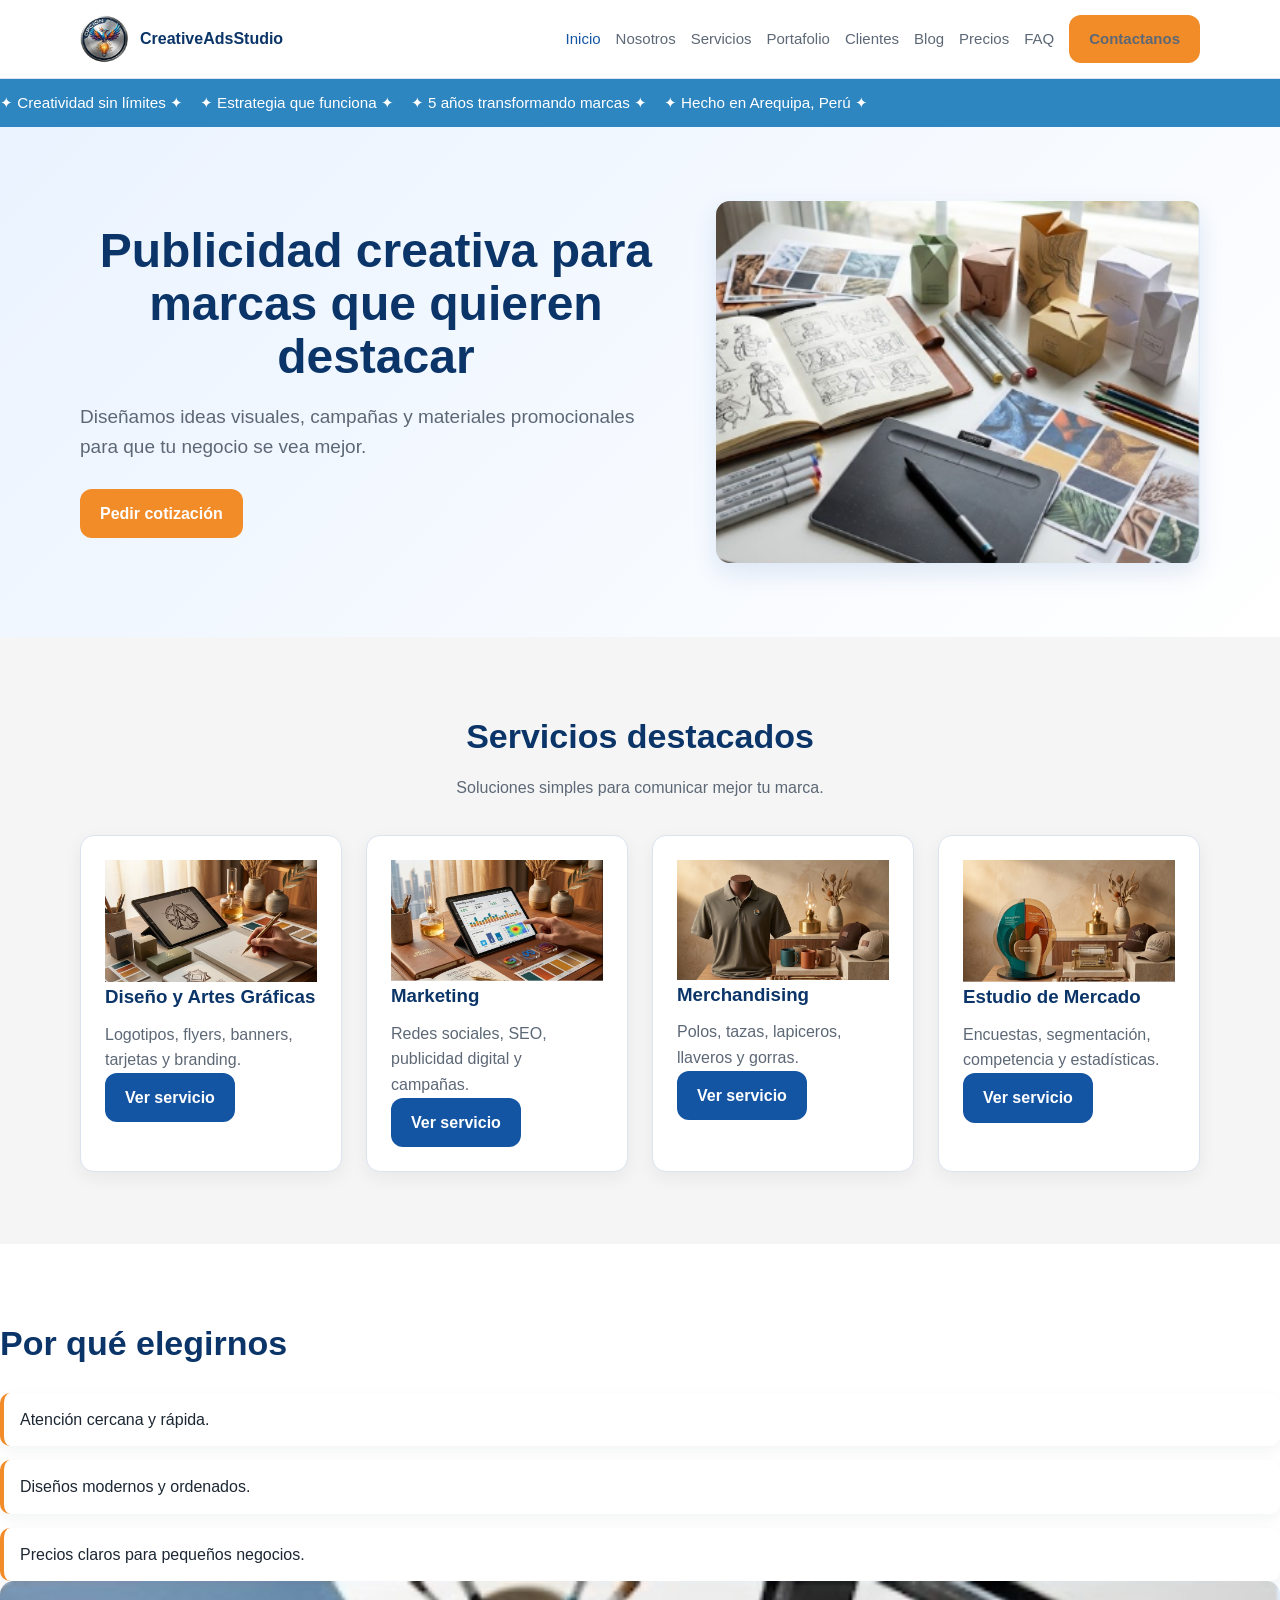
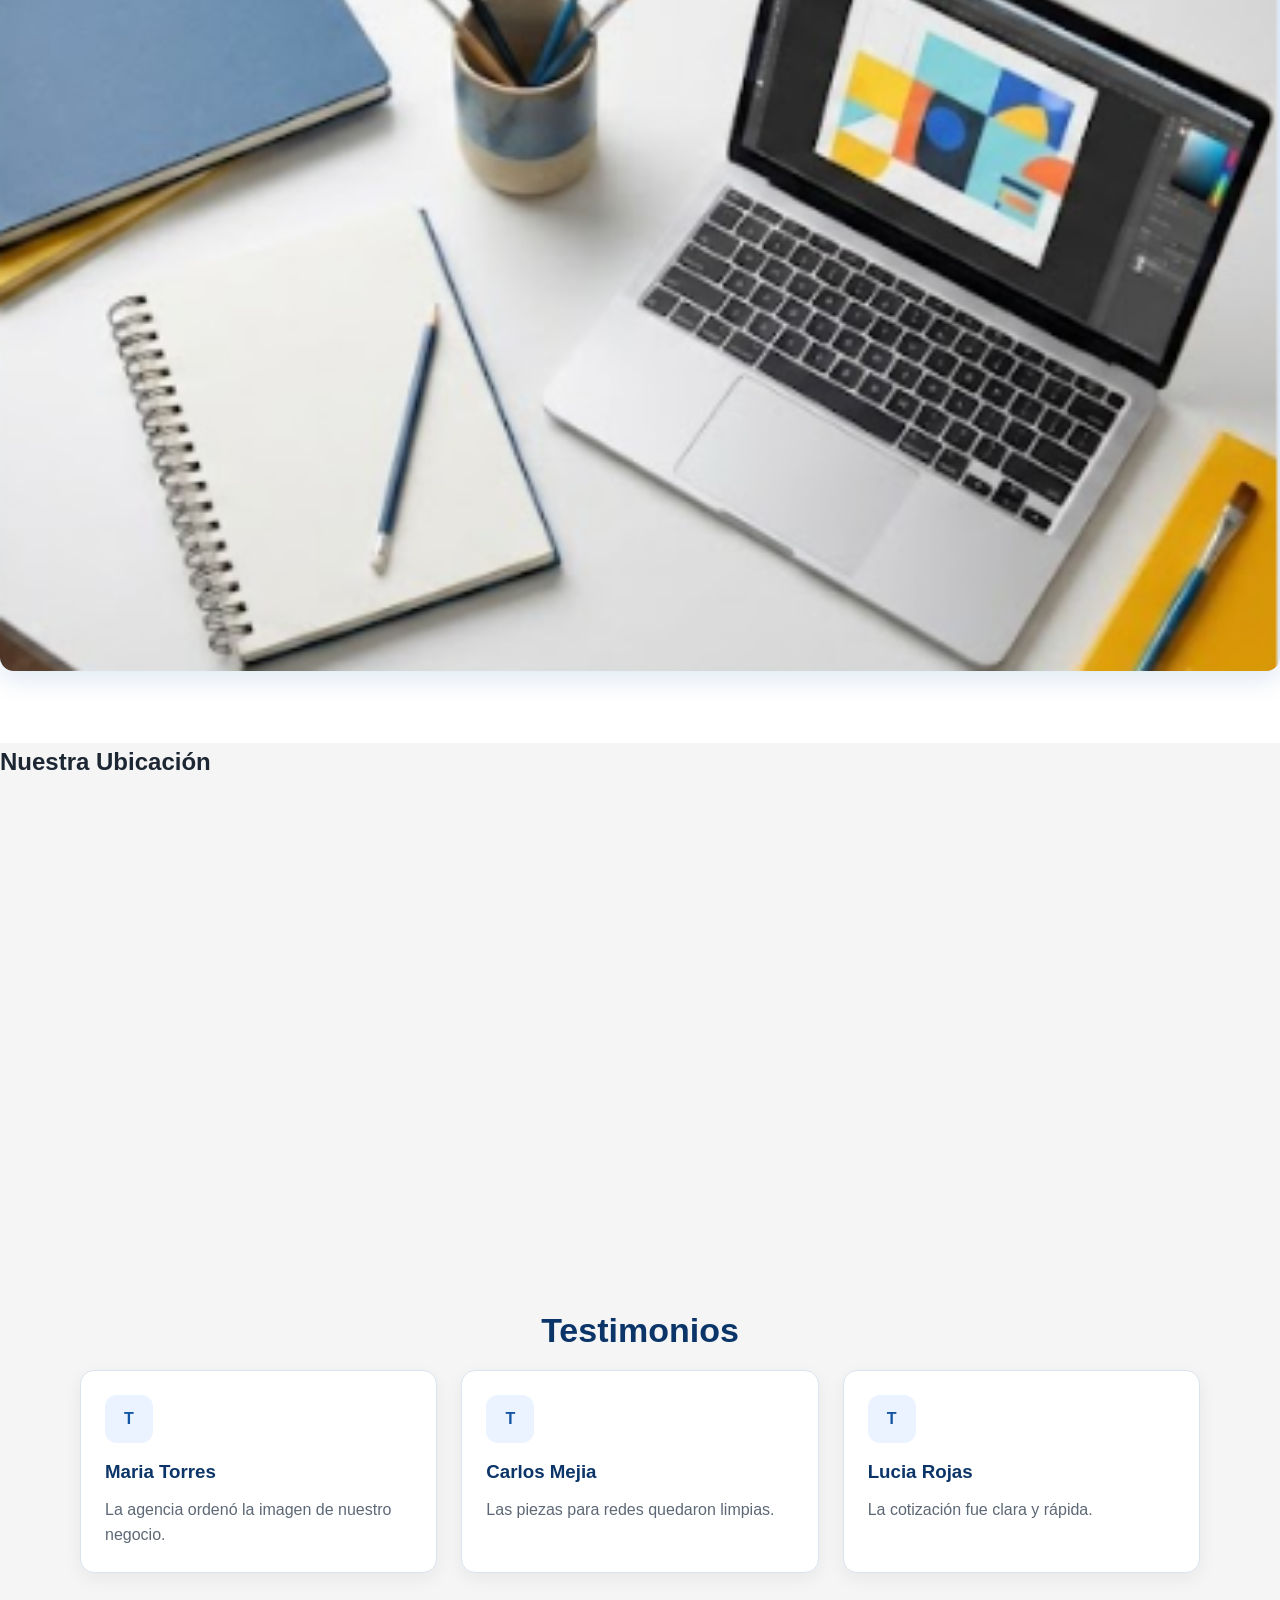
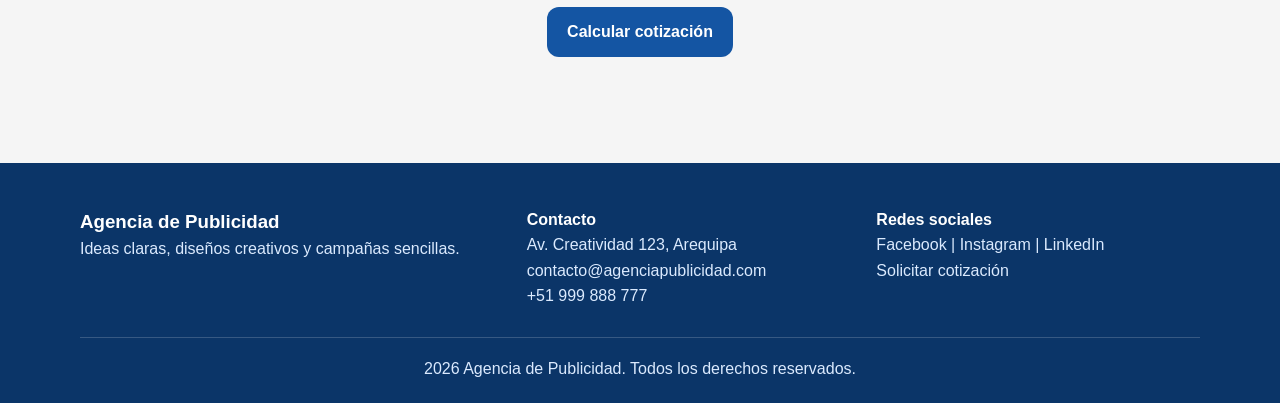
<file: index.html>
<!DOCTYPE html>
<html lang="es">
    <head>
        <meta charset="UTF-8">
        <meta name="viewport" content="width=device-width, initial-scale=1.0">
        <title>Inicio | Agencia de Publicidad</title>

        <!-- Hojas de estilo -->
        <link rel="stylesheet" href="css/estilos.css">
        <link rel="stylesheet" href="css/responsive.css">
    </head>

    <body>

        <!-- Encabezado y Navegación -->
        <header class="header">
            <div class="contenedor">
                <a class="marca" href="index.html">
                    <!-- Imagen sugerida: logo de la agencia -->
                    <img src="img/logo/logo.png" alt="Logo">
                    <span>CreativeAdsStudio </span>
                </a>

                <button class="menu-toggle" aria-label="Abrir menu" aria-expanded="false">
                    <span class="menu-toggle-barra"></span>
                    <span class="menu-toggle-barra"></span>
                    <span class="menu-toggle-barra"></span>
                </button>

                <nav class="nav">
                    <a href="index.html" class="activo">Inicio</a>
                    <a href="nosotros.html">Nosotros</a>
                    <a href="servicios.html">Servicios</a>
                    <a href="portafolio.html">Portafolio</a>
                    <a href="clientes.html">Clientes</a>
                    <a href="blog.html">Blog</a>
                    <a href="precios.html">Precios</a>
                    <a href="faq.html">FAQ</a>
                    <a class="btn btn-secundario" href="contacto.html">Contactanos</a>
                </nav>
            </div>
        </header>

        <div class="barra-marquee">
            <div class="marquee-contenido">
                ✦ Creatividad sin límites ✦ &nbsp;&nbsp;
                ✦ Estrategia que funciona ✦ &nbsp;&nbsp;
                ✦ 5 años transformando marcas ✦ &nbsp;&nbsp;
                ✦ Hecho en Arequipa, Perú ✦
            </div>
        </div>


        <main>

            <!-- Sección Hero -->
            <section class="hero">
                <div class="contenedor hero-grid">
                    <div>
                        <h1>Publicidad creativa para marcas que quieren destacar</h1>
                        <p>Diseñamos ideas visuales, campañas y materiales promocionales para que tu negocio se vea mejor.</p>
                        <a class="btn btn-secundario" href="cotizacion.html">Pedir cotización</a>
                    </div>
                    <div class="hero-imagen">
                        <!-- Imagen sugerida: equipo creativo -->
                        <img src="img/banners/inicio.png" alt="Equipo creativo">
                    </div>
                </div>
            </section>

            <!-- Sección de Servicios -->
            <section class="seccion">
                <div class="contenedor">
                    <h2 class="titulo-seccion">Servicios destacados</h2>
                    <p class="texto-seccion">Soluciones simples para comunicar mejor tu marca.</p>

                    <div class="grid-4">
                        <article class="card animar">
                            <img src="img/servicios/diseno.png" alt="Diseño Gráfico">
                            <h3>Diseño y Artes Gráficas</h3>
                            <p>Logotipos, flyers, banners, tarjetas y branding.</p>
                            <a class="btn" href="diseno.html">Ver servicio</a>
                        </article>
                        <article class="card animar">
                            <img src="img/servicios/marketing.png" alt="Marketing Digital">
                            <h3>Marketing</h3>
                            <p>Redes sociales, SEO, publicidad digital y campañas.</p>
                            <a class="btn" href="marketing.html">Ver servicio</a>
                        </article>
                        <article class="card animar">
                            <img src="img/servicios/merchandising.png" alt="Merchandising">
                            <h3>Merchandising</h3>
                            <p>Polos, tazas, lapiceros, llaveros y gorras.</p>
                            <a class="btn" href="merchandising.html">Ver servicio</a>
                        </article>
                        <article class="card animar">
                            <img src="img/servicios/estudio_mercado.png" alt="Estudio de Mercado">
                            <h3>Estudio de Mercado</h3>
                            <p>Encuestas, segmentación, competencia y estadísticas.</p>
                            <a class="btn" href="estudio-mercado.html">Ver servicio</a>
                        </article>
                    </div>
                </div>
            </section>

            <!-- Sección ¿Por qué elegirnos? -->
            <section class="seccion seccion-clara">
                <div c
                     
                     
                     
                     
                     
                     
                     
                     
                     
                     
                     
                     
                     
                     
                     
                     
                     
                     lass="contenedor grid-2">
                    <div>
                        <h2 class="titulo-seccion" style="text-align:left">Por qué elegirnos</h2>
                        <ul class="lista-check">
                            <li>Atención cercana y rápida.</li>
                            <li>Diseños modernos y ordenados.</li>
                            <li>Precios claros para pequeños negocios.</li>
                        </ul>
                    </div>
                    <div class="banner-imagen">
                        <!-- Imagen sugerida: mesa creativa -->
                        <img src="img/banners/creatividad.png" alt="Creatividad">
                    </div>
                </div>
            </section>

            <section class="mapa">
                <h2>Nuestra Ubicación</h2>

                <iframe
                    src="https://maps.google.com/maps?q=Arequipa,Peru&z=15&output=embed"
                    loading="lazy">
                </iframe>
            </section>

            <!-- Sección de Testimonios -->
            <section class="seccion">
                <div class="contenedor">
                    <h2 class="titulo-seccion">Testimonios</h2>
                    <div class="grid-3">
                        <article class="card animar">
                            <span class="icono">T</span>
                            <h3>Maria Torres</h3>
                            <p>La agencia ordenó la imagen de nuestro negocio.</p>
                        </article>
                        <article class="card animar">
                            <span class="icono">T</span>
                            <h3>Carlos Mejia</h3>
                            <p>Las piezas para redes quedaron limpias.</p>
                        </article>
                        <article class="card animar">
                            <span class="icono">T</span>
                            <h3>Lucia Rojas</h3>
                            <p>La cotización fue clara y rápida.</p>
                        </article>
                    </div>
                    <p class="texto-seccion" style="margin-top:34px">
                        <a class="btn" href="calculadora.html">Calcular cotización</a>
                    </p>
                </div>
            </section>
        </main>

        <!-- Pie de página -->
        <footer class="footer">
            <div class="contenedor">
                <div class="footer-grid">
                    <div>
                        <h3>Agencia de Publicidad</h3>
                        <p>Ideas claras, diseños creativos y campañas sencillas.</p>
                    </div>
                    <div>
                        <h4>Contacto</h4>
                        <p>Av. Creatividad 123, Arequipa</p>
                        <p>contacto@agenciapublicidad.com</p>
                        <p>+51 999 888 777</p>
                    </div>
                    <div>
                        <h4>Redes sociales</h4>
                        <p>Facebook | Instagram | LinkedIn</p>
                        <p><a href="cotizacion.html">Solicitar cotización</a></p>
                    </div>
                </div>
                <p class="footer-copy">2026 Agencia de Publicidad. Todos los derechos reservados.</p>
            </div>
        </footer>

        <!-- Scripts -->
        <script src="js/main.js"></script>
    </body>
</html>
</file>
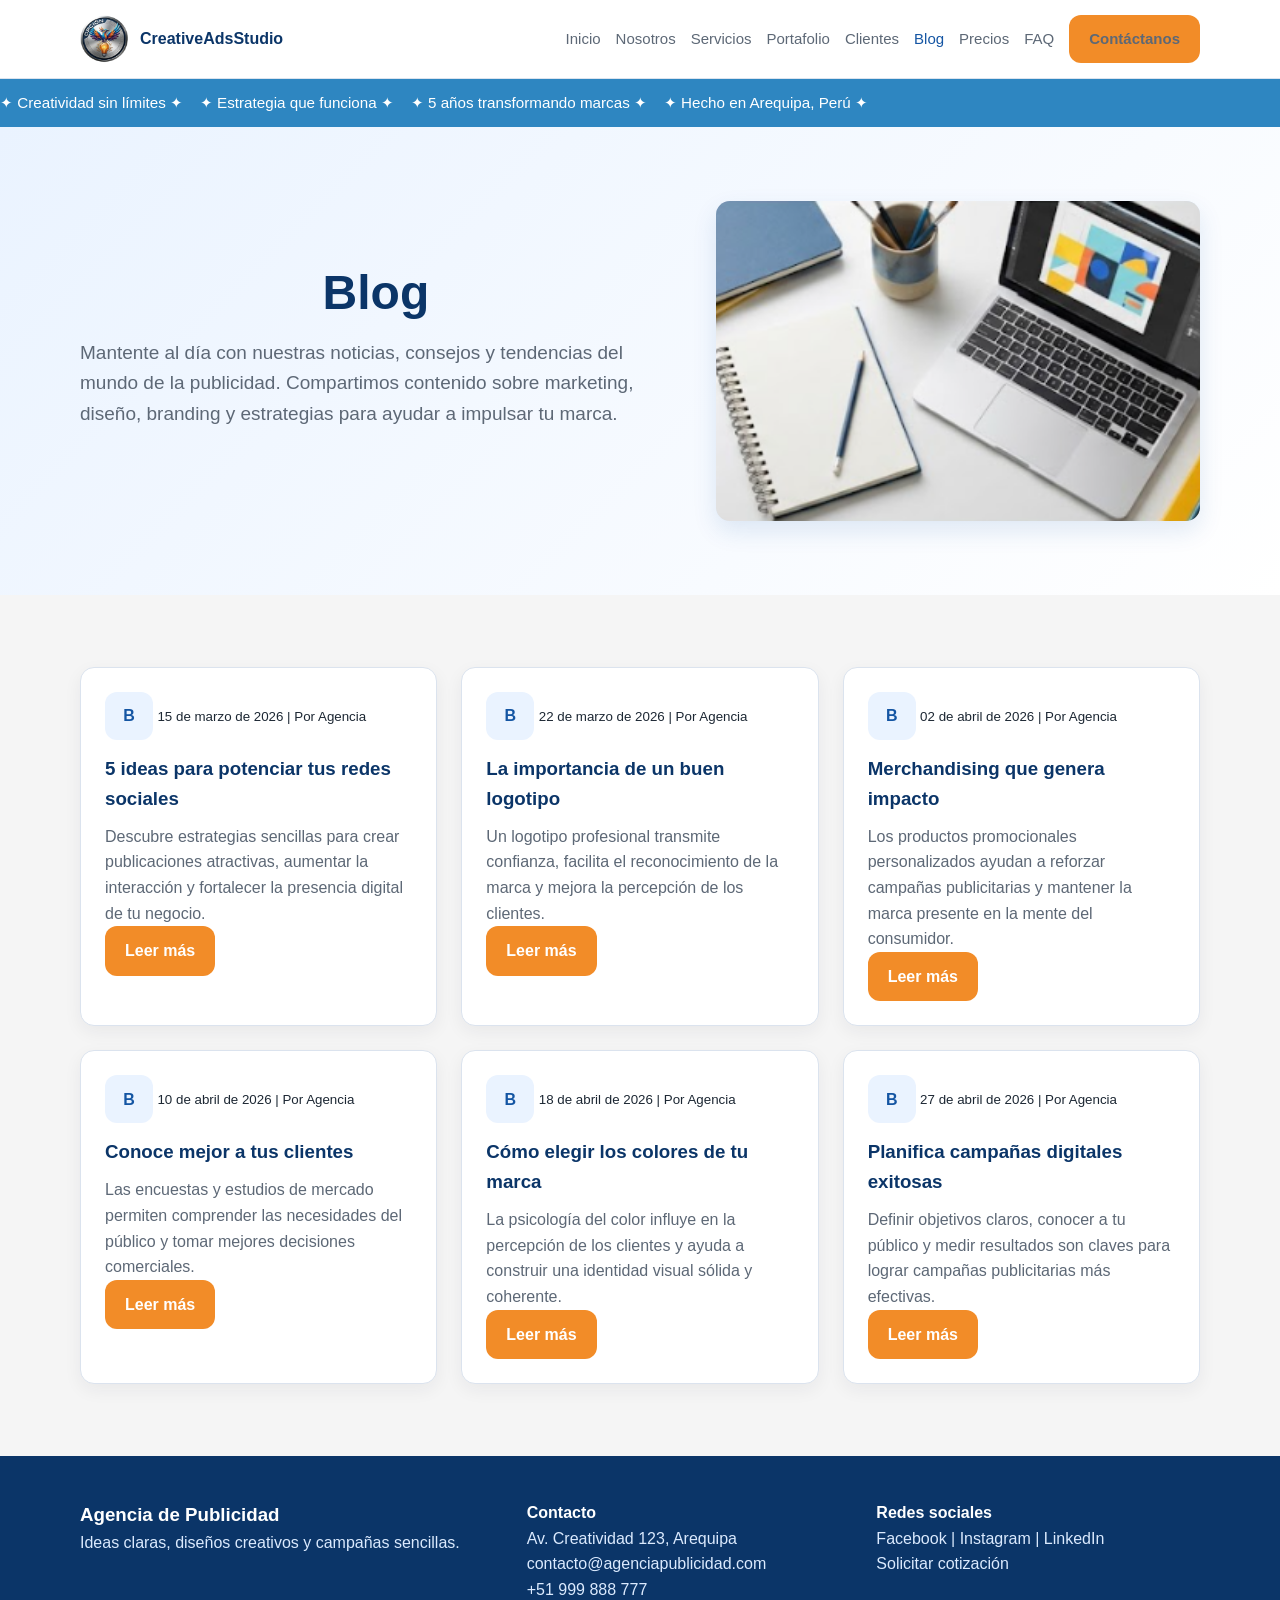
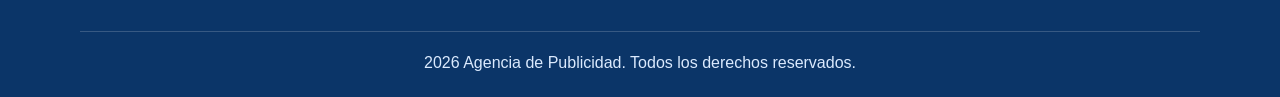
<file: blog.html>
<!DOCTYPE html>
<html lang="es">
    <head>
        <meta charset="UTF-8">
        <meta name="viewport" content="width=device-width, initial-scale=1.0">
        <title>Blog | Agencia de Publicidad</title>
        <link rel="stylesheet" href="css/estilos.css">
        <link rel="stylesheet" href="css/responsive.css">
    </head>

    <body>

        <header class="header">
            <div class="contenedor">
                <a class="marca" href="index.html">
                    <img src="img/logo/logo.png" alt="Logo">
                    <span>CreativeAdsStudio </span>
                </a>
                <button class="menu-toggle" aria-label="Abrir menu" aria-expanded="false">
                    <span class="menu-toggle-barra"></span>
                    <span class="menu-toggle-barra"></span>
                    <span class="menu-toggle-barra"></span>
                </button>
                <nav class="nav">
                    <a href="index.html">Inicio</a>
                    <a href="nosotros.html">Nosotros</a>
                    <a href="servicios.html">Servicios</a>
                    <a href="portafolio.html">Portafolio</a>
                    <a href="clientes.html">Clientes</a>
                    <a href="blog.html" class="activo">Blog</a>
                    <a href="precios.html">Precios</a>
                    <a href="faq.html">FAQ</a>
                    <a class="btn btn-secundario" href="contacto.html">Contáctanos</a>
                </nav>
            </div>
        </header>

        <div class="barra-marquee">
            <div class="marquee-contenido">
                ✦ Creatividad sin límites ✦ &nbsp;&nbsp;
                ✦ Estrategia que funciona ✦ &nbsp;&nbsp;
                ✦ 5 años transformando marcas ✦ &nbsp;&nbsp;
                ✦ Hecho en Arequipa, Perú ✦
            </div>
        </div>

        
        <section class="hero">
            <div class="contenedor hero-grid">
                <div>
                    <h1>Blog</h1>
                    <p>
                        Mantente al día con nuestras noticias, consejos y tendencias del mundo de la publicidad. 
                        Compartimos contenido sobre marketing, diseño, branding y estrategias para ayudar a impulsar tu marca.
                    </p>
                </div>

                <div class="hero-imagen">
                    <img src="img/banners/creatividad.png" alt="Blog">
                </div>
            </div>
        </section>

        <main>
            <section class="seccion">
                <div class="contenedor grid-3">

                    <article class="card animar">
                        <span class="icono">B</span>
                        <small>15 de marzo de 2026 | Por Agencia</small>
                        <h3>5 ideas para potenciar tus redes sociales</h3>
                        <p>Descubre estrategias sencillas para crear publicaciones atractivas, aumentar la interacción y fortalecer la presencia digital de tu negocio.</p>
                        <a href="#" class="btn btn-secundario">Leer más</a>
                    </article>

                    <article class="card animar">
                        <span class="icono">B</span>
                        <small>22 de marzo de 2026 | Por Agencia</small>
                        <h3>La importancia de un buen logotipo</h3>
                        <p>Un logotipo profesional transmite confianza, facilita el reconocimiento de la marca y mejora la percepción de los clientes.</p>
                        <a href="#" class="btn btn-secundario">Leer más</a>
                    </article>

                    <article class="card animar">
                        <span class="icono">B</span>
                        <small>02 de abril de 2026 | Por Agencia</small>
                        <h3>Merchandising que genera impacto</h3>
                        <p>Los productos promocionales personalizados ayudan a reforzar campañas publicitarias y mantener la marca presente en la mente del consumidor.</p>
                        <a href="#" class="btn btn-secundario">Leer más</a>
                    </article>

                    <article class="card animar">
                        <span class="icono">B</span>
                        <small>10 de abril de 2026 | Por Agencia</small>
                        <h3>Conoce mejor a tus clientes</h3>
                        <p>Las encuestas y estudios de mercado permiten comprender las necesidades del público y tomar mejores decisiones comerciales.</p>
                        <a href="#" class="btn btn-secundario">Leer más</a>
                    </article>

                    <article class="card animar">
                        <span class="icono">B</span>
                        <small>18 de abril de 2026 | Por Agencia</small>
                        <h3>Cómo elegir los colores de tu marca</h3>
                        <p>La psicología del color influye en la percepción de los clientes y ayuda a construir una identidad visual sólida y coherente.</p>
                        <a href="#" class="btn btn-secundario">Leer más</a>
                    </article>

                    <article class="card animar">
                        <span class="icono">B</span>
                        <small>27 de abril de 2026 | Por Agencia</small>
                        <h3>Planifica campañas digitales exitosas</h3>
                        <p>Definir objetivos claros, conocer a tu público y medir resultados son claves para lograr campañas publicitarias más efectivas.</p>
                        <a href="#" class="btn btn-secundario">Leer más</a>
                    </article>

                </div>
            </section>
        </main>

        <footer class="footer">
            <div class="contenedor">
                <div class="footer-grid">
                    <div>
                        <h3>Agencia de Publicidad</h3>
                        <p>Ideas claras, diseños creativos y campañas sencillas.</p>
                    </div>
                    <div>
                        <h4>Contacto</h4>
                        <p>Av. Creatividad 123, Arequipa</p>
                        <p>contacto@agenciapublicidad.com</p>
                        <p>+51 999 888 777</p>
                    </div>
                    <div>
                        <h4>Redes sociales</h4>
                        <p>Facebook | Instagram | LinkedIn</p>
                        <p><a href="cotizacion.html">Solicitar cotización</a></p>
                    </div>
                </div>
                <p class="footer-copy">2026 Agencia de Publicidad. Todos los derechos reservados.</p>
            </div>
        </footer>

        <script src="js/main.js"></script>
    </body>
</html>
</file>
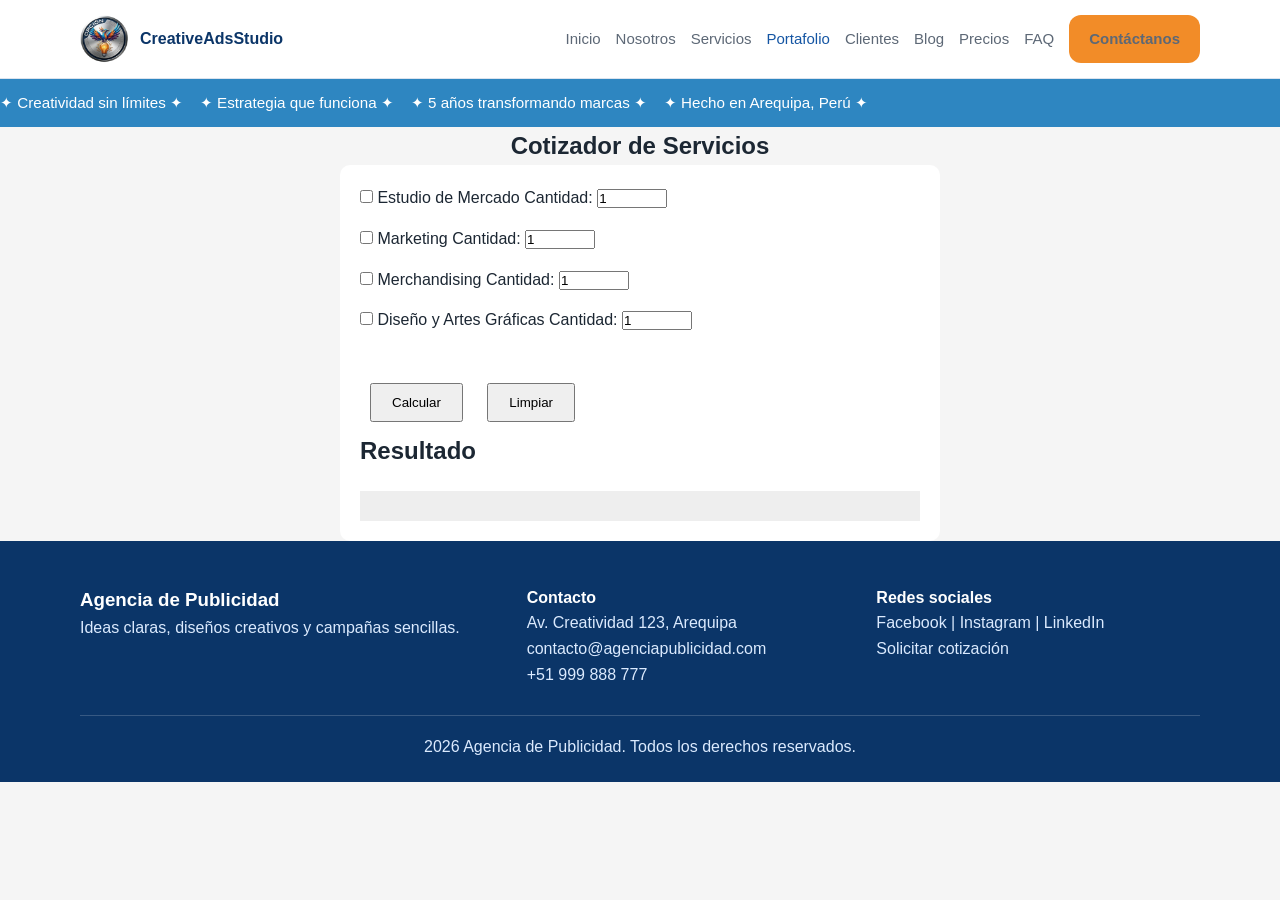
<file: calculadora.html>
<!DOCTYPE html>
<html lang="es">
    <head>
        <meta charset="UTF-8">
        <meta name="viewport" content="width=device-width, initial-scale=1.0">
        <title>Portafolio | Agencia de Publicidad</title>
        <link rel="stylesheet" href="css/estilos.css">
        
        <link rel="stylesheet" href="css/responsive.css">
    </head>

    <body>

        <!-- Header -->
        <header class="header">
            <div class="contenedor">
                <a class="marca" href="index.html">
                    <img src="img/logo/logo.png" alt="Logo">
                    <span>CreativeAdsStudio </span>
                </a>
                <button class="menu-toggle" aria-label="Abrir menu" aria-expanded="false">
                    <span class="menu-toggle-barra"></span>
                    <span class="menu-toggle-barra"></span>
                    <span class="menu-toggle-barra"></span>
                </button>
                <nav class="nav">
                    <a href="index.html">Inicio</a>
                    <a href="nosotros.html">Nosotros</a>
                    <a href="servicios.html">Servicios</a>
                    <a href="portafolio.html" class="activo">Portafolio</a>
                    <a href="clientes.html">Clientes</a>
                    <a href="blog.html">Blog</a>
                    <a href="precios.html">Precios</a>
                    <a href="faq.html">FAQ</a>
                    <a class="btn btn-secundario" href="contacto.html">Contáctanos</a>
                </nav>
            </div>
        </header>

        <div class="barra-marquee">
            <div class="marquee-contenido">
                ✦ Creatividad sin límites ✦ &nbsp;&nbsp;
                ✦ Estrategia que funciona ✦ &nbsp;&nbsp;
                ✦ 5 años transformando marcas ✦ &nbsp;&nbsp;
                ✦ Hecho en Arequipa, Perú ✦
            </div>
        </div>

        
        <section>
            <h1 class="h1_calculadora">Cotizador de Servicios</h1>

            <div class="contenedor2">

                <div class="servicio">
                    <label>
                        <input type="checkbox" class="servicioCheck">
                        Estudio de Mercado
                    </label>
                    Cantidad:
                    <input type="number" class="cantidad" min="1" value="1">
                </div>

                <div class="servicio">
                    <label>
                        <input type="checkbox" class="servicioCheck">
                        Marketing
                    </label>
                    Cantidad:
                    <input type="number" class="cantidad" min="1" value="1">
                </div>

                <div class="servicio">
                    <label>
                        <input type="checkbox" class="servicioCheck">
                        Merchandising
                    </label>
                    Cantidad:
                    <input type="number" class="cantidad" min="1" value="1">
                </div>

                <div class="servicio">
                    <label>
                        <input type="checkbox" class="servicioCheck">
                        Diseño y Artes Gráficas
                    </label>
                    Cantidad:
                    <input type="number" class="cantidad" min="1" value="1">
                </div>

                <br>

                <button onclick="calcularCotizacion()">Calcular</button>
                <button onclick="limpiarFormulario()">Limpiar</button>

                <h2>Resultado</h2>

                <div id="resultado"></div>

            </div>

            <script src="js/script.js"></script>

        </section>


        <!-- Footer -->
        <footer class="footer">
            <div class="contenedor">
                <div class="footer-grid">
                    <div>
                        <h3>Agencia de Publicidad</h3>
                        <p>Ideas claras, diseños creativos y campañas sencillas.</p>
                    </div>
                    <div>
                        <h4>Contacto</h4>
                        <p>Av. Creatividad 123, Arequipa</p>
                        <p>contacto@agenciapublicidad.com</p>
                        <p>+51 999 888 777</p>
                    </div>
                    <div>
                        <h4>Redes sociales</h4>
                        <p>Facebook | Instagram | LinkedIn</p>
                        <p><a href="cotizacion.html">Solicitar cotización</a></p>
                    </div>
                </div>
                <p class="footer-copy">2026 Agencia de Publicidad. Todos los derechos reservados.</p>
            </div>
        </footer>

        <script src="js/main.js"></script>
    </body>
</html>
</file>
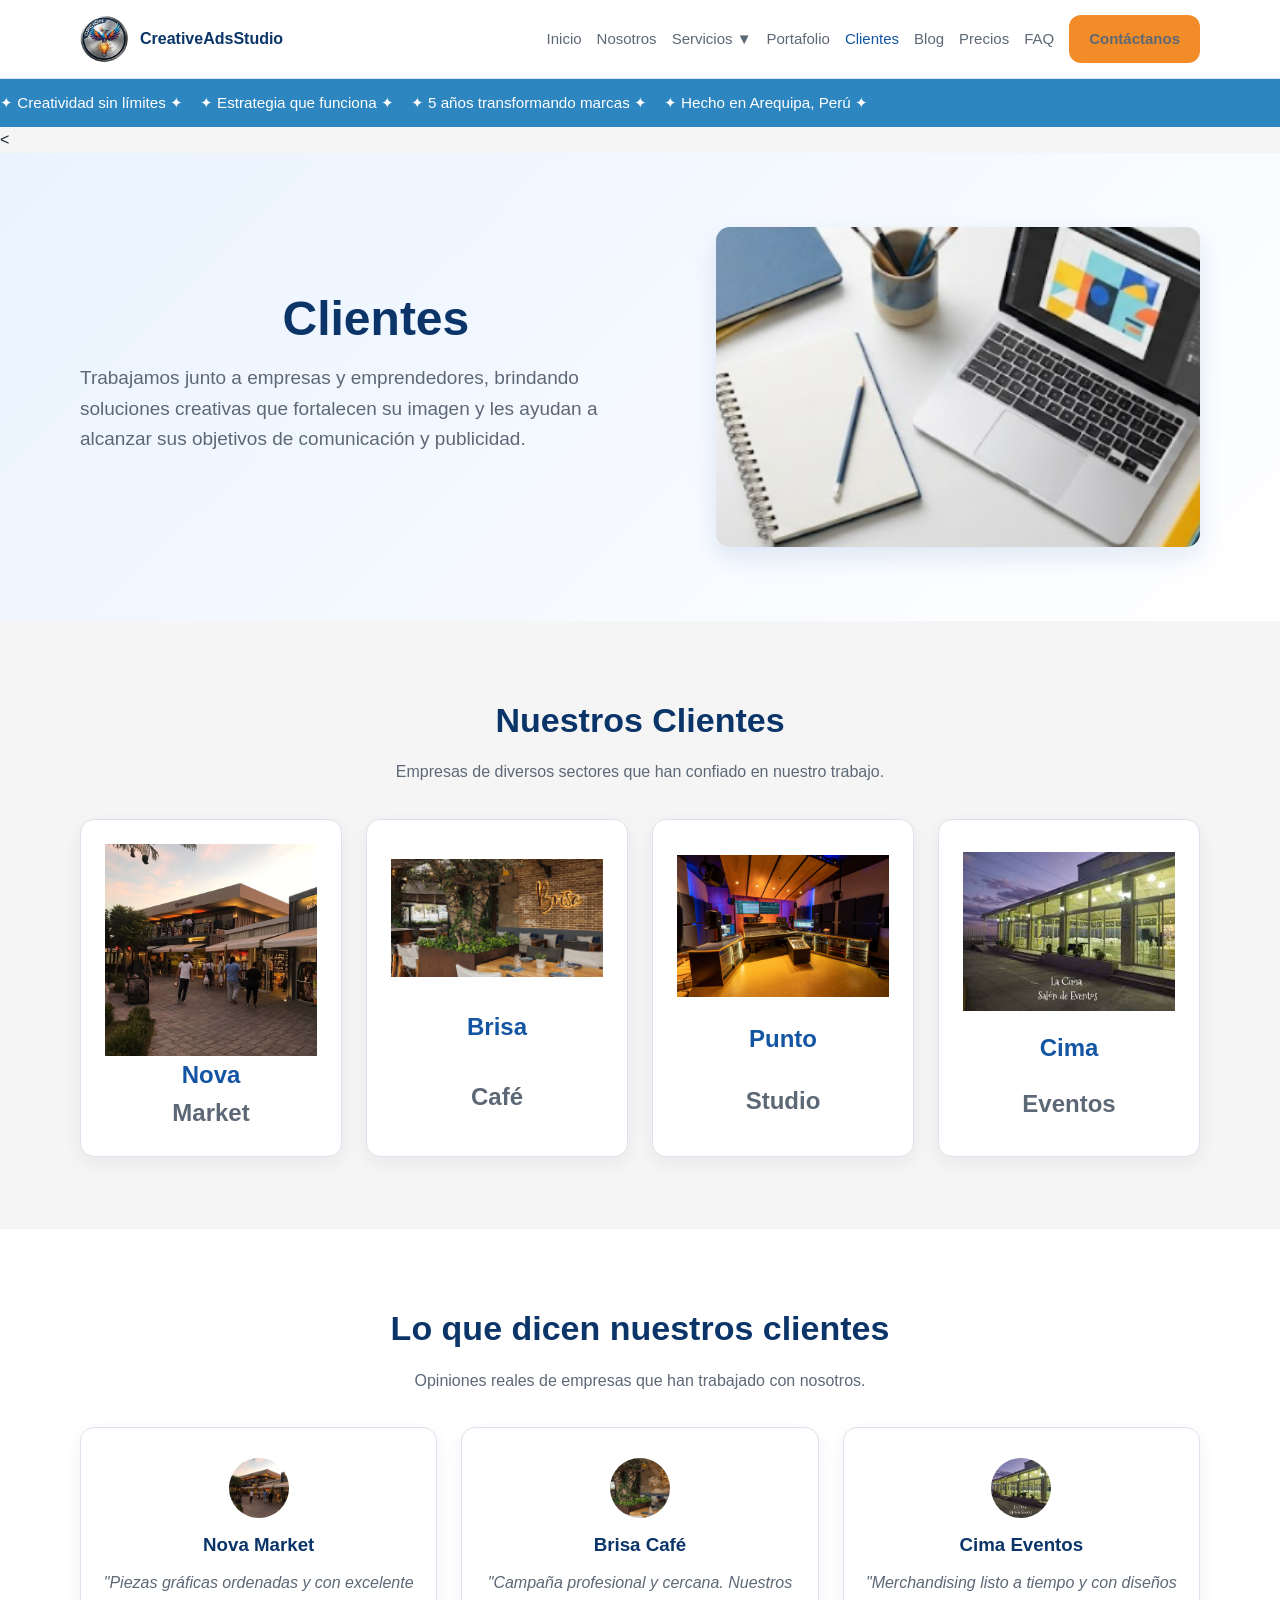
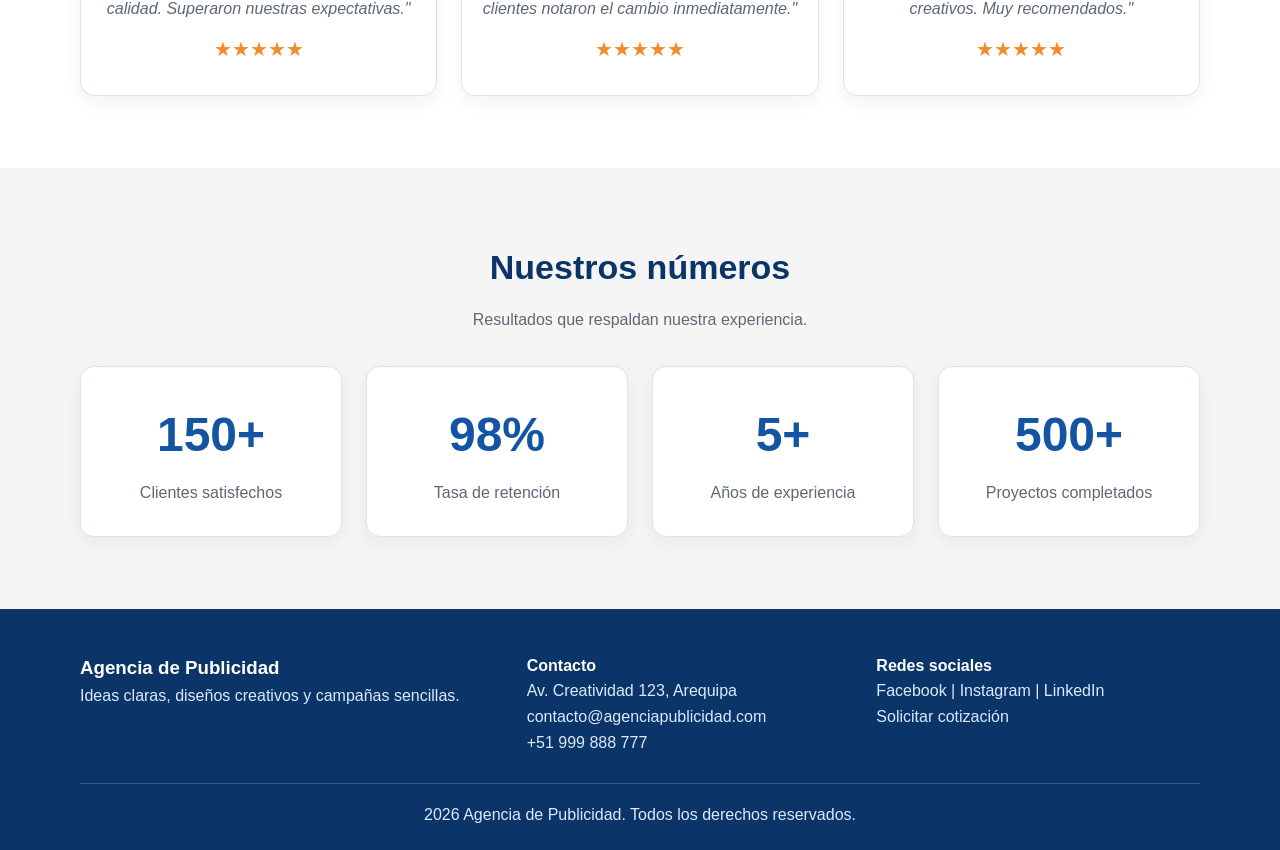
<file: clientes.html>
<!DOCTYPE html>
<html lang="es">
    <head>
        <meta charset="UTF-8">
        <meta name="viewport" content="width=device-width, initial-scale=1.0">
        <title>Clientes | Agencia de Publicidad</title>
        <link rel="stylesheet" href="css/estilos.css">
        <link rel="stylesheet" href="css/responsive.css">
    </head>

    <body>

        <header class="header">
            <div class="contenedor">
                <a class="marca" href="index.html">
                    <img src="img/logo/logo.png" alt="Logo">
                    <span>CreativeAdsStudio </span>
                </a>
                <button class="menu-toggle" aria-label="Abrir menu" aria-expanded="false">
                    <span class="menu-toggle-barra"></span>
                    <span class="menu-toggle-barra"></span>
                    <span class="menu-toggle-barra"></span>
                </button>
                <nav class="nav">
                    <a href="index.html">Inicio</a>
                    <a href="nosotros.html">Nosotros</a>

                    <!-- Menú desplegable de Servicios -->
                    <div class="dropdown">
                        <a href="servicios.html" class="dropdown-toggle">Servicios ▼</a>
                        <ul class="dropdown-menu">
                            <li><a href="diseno.html">Diseño y Artes Gráficas</a></li>
                            <li><a href="marketing.html">Marketing</a></li>
                            <li><a href="merchandising.html">Merchandising</a></li>
                            <li><a href="estudio-mercado.html">Estudio de Mercado</a></li>
                        </ul>
                    </div>

                    <a href="portafolio.html">Portafolio</a>
                    <a href="clientes.html" class="activo">Clientes</a>
                    <a href="blog.html">Blog</a>
                    <a href="precios.html">Precios</a>
                    <a href="faq.html">FAQ</a>
                    <a class="btn btn-secundario" href="contacto.html">Contáctanos</a>
                </nav>
            </div>
        </header>

        <div class="barra-marquee">
            <div class="marquee-contenido">
                ✦ Creatividad sin límites ✦ &nbsp;&nbsp;
                ✦ Estrategia que funciona ✦ &nbsp;&nbsp;
                ✦ 5 años transformando marcas ✦ &nbsp;&nbsp;
                ✦ Hecho en Arequipa, Perú ✦
            </div>
        </div>

        
        <<section class="hero">
            <div class="contenedor hero-grid">
                <div>
                    <h1>Clientes</h1>
                    <p>
                        Trabajamos junto a empresas y emprendedores, brindando soluciones creativas que fortalecen su imagen y les ayudan a alcanzar sus objetivos de comunicación y publicidad.
                    </p>
                </div>

                <div class="hero-imagen">
                    <img src="img/banners/creatividad.png" alt="Clientes">
                </div>
            </div>
        </section>

        <main>
            <!-- Sección de Clientes -->
            <section class="seccion">
                <div class="contenedor">
                    <h2 class="titulo-seccion">Nuestros Clientes</h2>
                    <p class="texto-seccion">Empresas de diversos sectores que han confiado en nuestro trabajo.</p>
                    <div class="grid-4">
                        <div class="card logo-cliente">
                            <img src="img/clientes/novamarket.png" alt="Nova Market">
                            <span class="nombre">Nova</span>
                            <p class="subtitulo">Market</p>
                        </div>
                        <div class="card logo-cliente">
                            <img src="img/clientes/brisa.png" alt="Brisa Café">
                            <span class="nombre">Brisa</span>
                            <p class="subtitulo">Café</p>
                        </div>
                        <div class="card logo-cliente">
                            <img src="img/clientes/studio.png" alt="Punto Studio">
                            <span class="nombre">Punto</span>
                            <p class="subtitulo">Studio</p>
                        </div>
                        <div class="card logo-cliente">
                            <img src="img/clientes/cima.png" alt="Cima Eventos">
                            <span class="nombre">Cima</span>
                            <p class="subtitulo">Eventos</p>
                        </div>
                    </div>
                </div>
            </section>

            <!-- Sección de Opiniones -->
            <section class="seccion seccion-clara">
                <div class="contenedor">
                    <h2 class="titulo-seccion">Lo que dicen nuestros clientes</h2>
                    <p class="texto-seccion">Opiniones reales de empresas que han trabajado con nosotros.</p>
                    <div class="grid-3">
                        <article class="card animar opinion-card">
                            <img src="img/clientes/novamarket.png" alt="Nova Market" class="avatar">
                            <h3>Nova Market</h3>
                            <p class="texto">"Piezas gráficas ordenadas y con excelente calidad. Superaron nuestras expectativas."</p>
                            <p class="estrellas">★★★★★</p>
                        </article>
                        <article class="card animar opinion-card">
                            <img src="img/clientes/brisa.png" alt="Brisa Café" class="avatar">
                            <h3>Brisa Café</h3>
                            <p class="texto">"Campaña profesional y cercana. Nuestros clientes notaron el cambio inmediatamente."</p>
                            <p class="estrellas">★★★★★</p>
                        </article>
                        <article class="card animar opinion-card">
                            <img src="img/clientes/cima.png" alt="Cima Eventos" class="avatar">
                            <h3>Cima Eventos</h3>
                            <p class="texto">"Merchandising listo a tiempo y con diseños creativos. Muy recomendados."</p>
                            <p class="estrellas">★★★★★</p>
                        </article>
                    </div>
                </div>
            </section>

            <!-- Sección de Estadísticas -->
            <section class="seccion">
                <div class="contenedor">
                    <h2 class="titulo-seccion">Nuestros números</h2>
                    <p class="texto-seccion">Resultados que respaldan nuestra experiencia.</p>
                    <div class="grid-4">
                        <div class="card stat-card">
                            <span class="numero">150+</span>
                            <p class="descripcion">Clientes satisfechos</p>
                        </div>
                        <div class="card stat-card">
                            <span class="numero">98%</span>
                            <p class="descripcion">Tasa de retención</p>
                        </div>
                        <div class="card stat-card">
                            <span class="numero">5+</span>
                            <p class="descripcion">Años de experiencia</p>
                        </div>
                        <div class="card stat-card">
                            <span class="numero">500+</span>
                            <p class="descripcion">Proyectos completados</p>
                        </div>
                    </div>
                </div>
            </section>
        </main>

        <footer class="footer">
            <div class="contenedor">
                <div class="footer-grid">
                    <div>
                        <h3>Agencia de Publicidad</h3>
                        <p>Ideas claras, diseños creativos y campañas sencillas.</p>
                    </div>
                    <div>
                        <h4>Contacto</h4>
                        <p>Av. Creatividad 123, Arequipa</p>
                        <p>contacto@agenciapublicidad.com</p>
                        <p>+51 999 888 777</p>
                    </div>
                    <div>
                        <h4>Redes sociales</h4>
                        <p>Facebook | Instagram | LinkedIn</p>
                        <p><a href="cotizacion.html">Solicitar cotización</a></p>
                    </div>
                </div>
                <p class="footer-copy">2026 Agencia de Publicidad. Todos los derechos reservados.</p>
            </div>
        </footer>

        <script src="js/main.js"></script>
    </body>
</html>
</file>
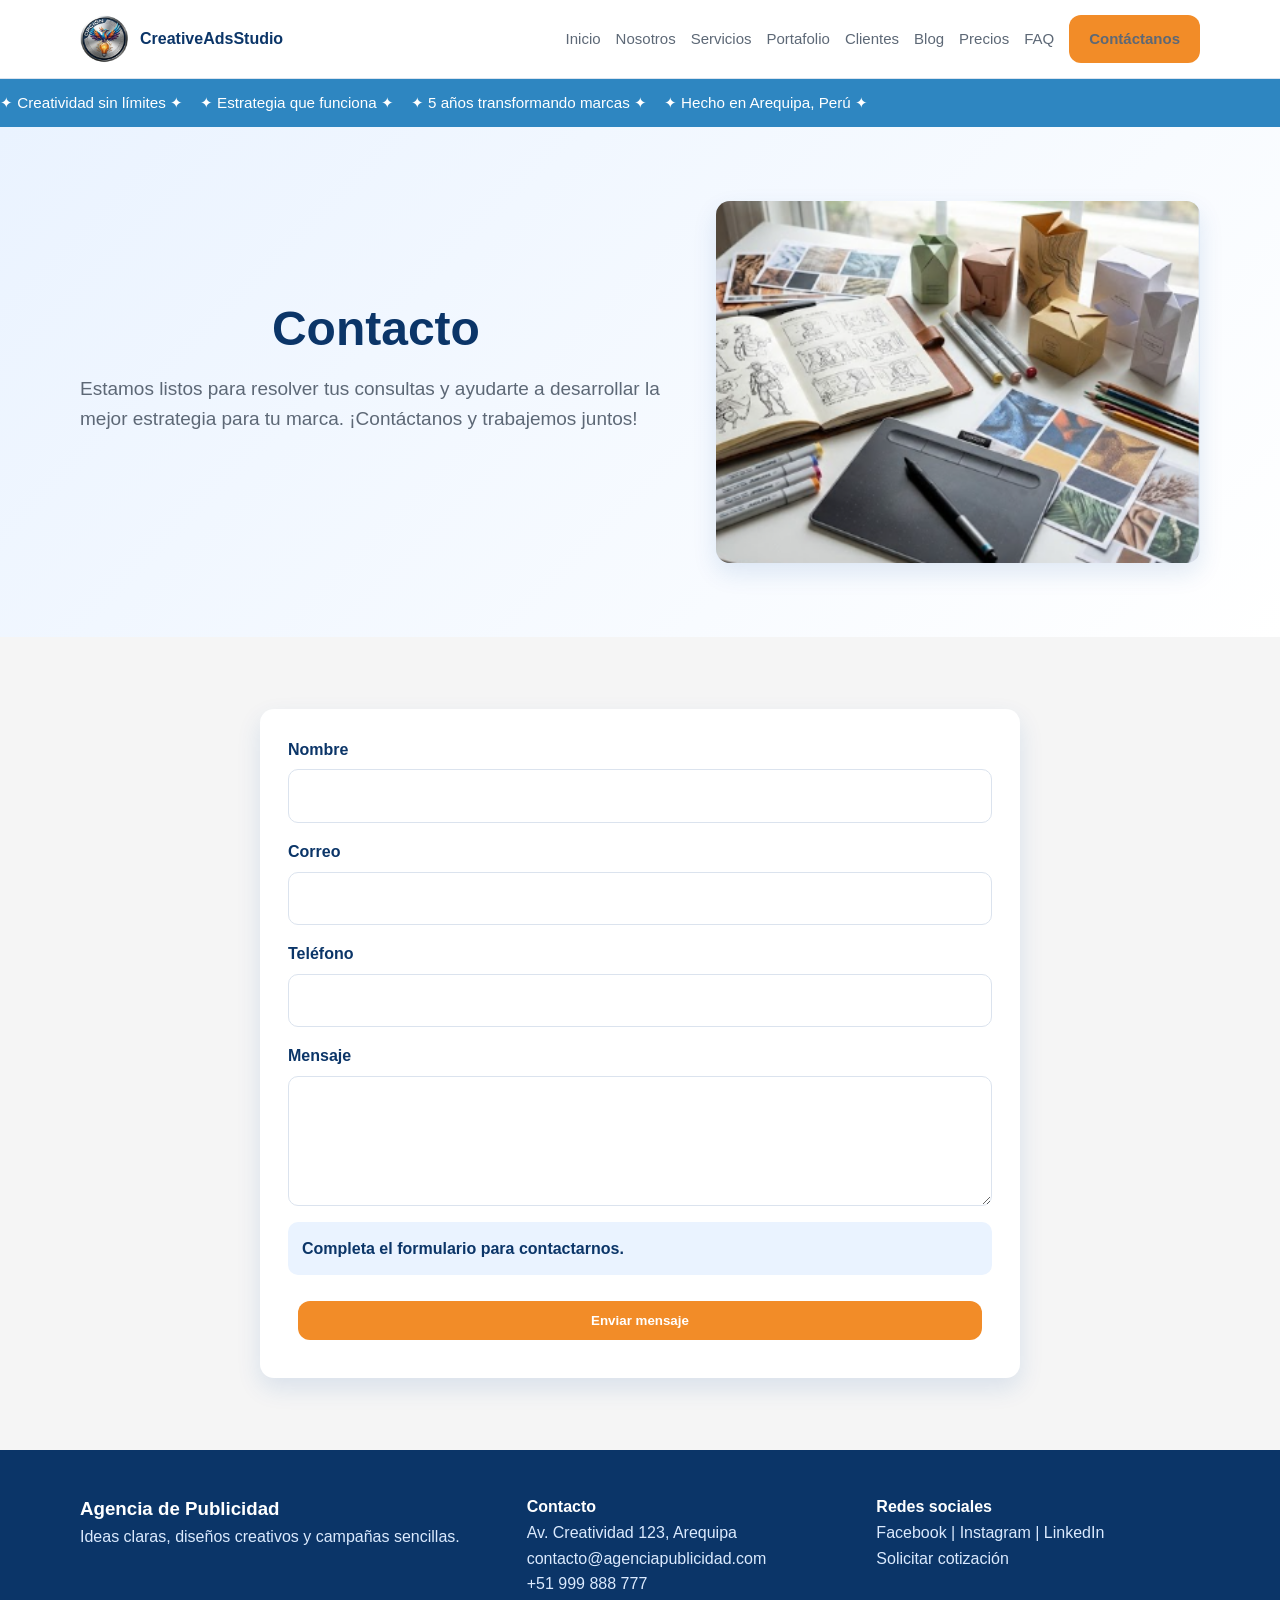
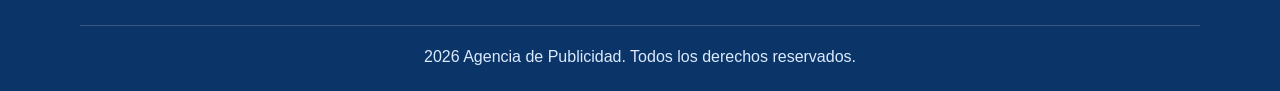
<file: contacto.html>
<!DOCTYPE html>
<html lang="es">
    <head>
        <meta charset="UTF-8">
        <meta name="viewport" content="width=device-width, initial-scale=1.0">
        <title>Contacto | Agencia de Publicidad</title>
        <link rel="stylesheet" href="css/estilos.css">
        <link rel="stylesheet" href="css/responsive.css">
    </head>

    <body>

        <header class="header">
            <div class="contenedor">
                <a class="marca" href="index.html">
                    <img src="img/logo/logo.png" alt="Logo">
                   <span>CreativeAdsStudio </span>
                </a>
                <button class="menu-toggle" aria-label="Abrir menu" aria-expanded="false">
                    <span class="menu-toggle-barra"></span>
                    <span class="menu-toggle-barra"></span>
                    <span class="menu-toggle-barra"></span>
                </button>
                <nav class="nav">
                    <a href="index.html">Inicio</a>
                    <a href="nosotros.html">Nosotros</a>
                    <a href="servicios.html">Servicios</a>
                    <a href="portafolio.html">Portafolio</a>
                    <a href="clientes.html">Clientes</a>
                    <a href="blog.html">Blog</a>
                    <a href="precios.html">Precios</a>
                    <a href="faq.html">FAQ</a>
                    <a class="btn btn-secundario" href="contacto.html">Contáctanos</a>
                </nav>
            </div>
        </header>

        <div class="barra-marquee">
            <div class="marquee-contenido">
                ✦ Creatividad sin límites ✦ &nbsp;&nbsp;
                ✦ Estrategia que funciona ✦ &nbsp;&nbsp;
                ✦ 5 años transformando marcas ✦ &nbsp;&nbsp;
                ✦ Hecho en Arequipa, Perú ✦
            </div>
        </div>

        
        <section class="hero">
            <div class="contenedor hero-grid">
                <div>
                    <h1>Contacto</h1>
                    <p>
                        Estamos listos para resolver tus consultas y ayudarte a desarrollar la mejor estrategia para tu marca. ¡Contáctanos y trabajemos juntos!
                    </p>
                </div>

                <div class="hero-imagen">
                    <img src="img/banners/inicio.png" alt="Contacto">
                </div>
            </div>
        </section>
        <main>
            <section class="seccion">
                <div class="contenedor">
                    <form class="formulario" id="formulario-contacto">

                        <div class="campo">
                            <label for="nombre">Nombre</label>
                            <input id="nombre" type="text" required>
                        </div>

                        <div class="campo">
                            <label for="correo">Correo</label>
                            <input id="correo" type="email" required>
                        </div>

                        <div class="campo">
                            <label for="telefono">Teléfono</label>
                            <input id="telefono" type="tel" required>
                        </div>

                        <div class="campo">
                            <label for="mensaje">Mensaje</label>
                            <textarea id="mensaje" required></textarea>
                        </div>

                        <p class="mensaje-formulario" id="mensaje-formulario">Completa el formulario para contactarnos.</p>

                        <button class="btn btn-secundario" type="submit">Enviar mensaje</button>
                    </form>
                </div>
            </section>
        </main>

        <footer class="footer">
            <div class="contenedor">
                <div class="footer-grid">
                    <div>
                        <h3>Agencia de Publicidad</h3>
                        <p>Ideas claras, diseños creativos y campañas sencillas.</p>
                    </div>
                    <div>
                        <h4>Contacto</h4>
                        <p>Av. Creatividad 123, Arequipa</p>
                        <p>contacto@agenciapublicidad.com</p>
                        <p>+51 999 888 777</p>
                    </div>
                    <div>
                        <h4>Redes sociales</h4>
                        <p>Facebook | Instagram | LinkedIn</p>
                        <p><a href="cotizacion.html">Solicitar cotización</a></p>
                    </div>
                </div>
                <p class="footer-copy">2026 Agencia de Publicidad. Todos los derechos reservados.</p>
            </div>
        </footer>

        <script src="js/main.js"></script>
        <script src="js/formulario.js"></script>
    </body>
</html>
</file>
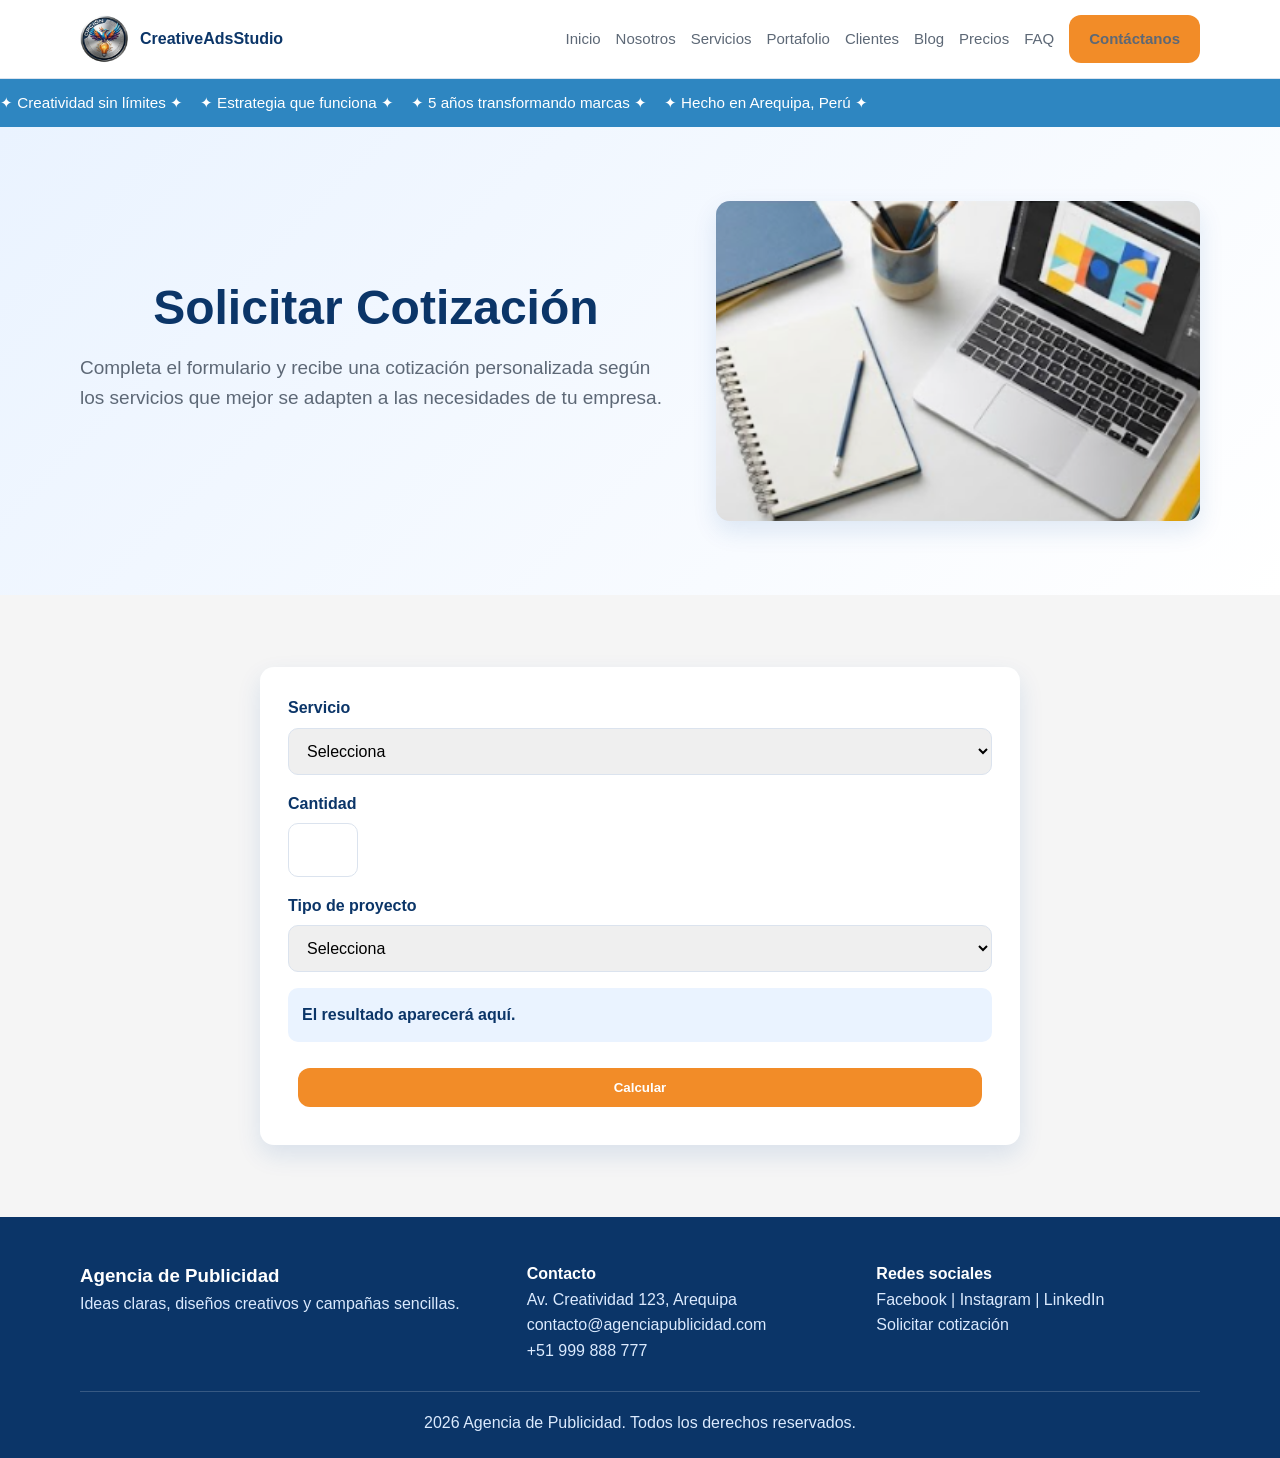
<file: cotizacion.html>
<!DOCTYPE html>
<html lang="es">
    <head>
        <meta charset="UTF-8">
        <meta name="viewport" content="width=device-width, initial-scale=1.0">
        <title>Cotización | Agencia de Publicidad</title>
        <link rel="stylesheet" href="css/estilos.css">
        <link rel="stylesheet" href="css/responsive.css">
    </head>

    <body>

        <header class="header">
            <div class="contenedor">
                <a class="marca" href="index.html">
                    <img src="img/logo/logo.png" alt="Logo">
                    <span>CreativeAdsStudio </span>
                </a>
                <button class="menu-toggle" aria-label="Abrir menu" aria-expanded="false">
                    <span class="menu-toggle-barra"></span>
                    <span class="menu-toggle-barra"></span>
                    <span class="menu-toggle-barra"></span>
                </button>
                <nav class="nav">
                    <a href="index.html">Inicio</a>
                    <a href="nosotros.html">Nosotros</a>
                    <a href="servicios.html">Servicios</a>
                    <a href="portafolio.html">Portafolio</a>
                    <a href="clientes.html">Clientes</a>
                    <a href="blog.html">Blog</a>
                    <a href="precios.html">Precios</a>
                    <a href="faq.html">FAQ</a>
                    <a class="btn btn-secundario" href="contacto.html">Contáctanos</a>
                </nav>
            </div>
        </header>

        <div class="barra-marquee">
            <div class="marquee-contenido">
                ✦ Creatividad sin límites ✦ &nbsp;&nbsp;
                ✦ Estrategia que funciona ✦ &nbsp;&nbsp;
                ✦ 5 años transformando marcas ✦ &nbsp;&nbsp;
                ✦ Hecho en Arequipa, Perú ✦
            </div>
        </div>

        
        <section class="hero">
            <div class="contenedor hero-grid">
                <div>
                    <h1>Solicitar Cotización</h1>
                    <p>
                        Completa el formulario y recibe una cotización personalizada según los servicios que mejor se adapten a las necesidades de tu empresa.
                    </p>
                </div>

                <div class="hero-imagen">
                    <img src="img/banners/creatividad.png" alt="Solicitar Cotización">
                </div>
            </div>
        </section>

        <main>
            <section class="seccion">
                <div class="contenedor">
                    <form class="formulario" id="formulario-cotizacion">

                        <div class="campo">
                            <label for="servicio">Servicio</label>
                            <select id="servicio" required>
                                <option value="">Selecciona</option>
                                <option value="diseno">Diseño</option>
                                <option value="marketing">Marketing</option>
                                <option value="merchandising">Merchandising</option>
                                <option value="mercado">Estudio de Mercado</option>
                            </select>
                        </div>

                        <div class="campo">
                            <label for="cantidad">Cantidad</label>
                            <input id="cantidad" type="number" min="1" required>
                        </div>

                        <div class="campo">
                            <label for="tipo">Tipo de proyecto</label>
                            <select id="tipo" required>
                                <option value="">Selecciona</option>
                                <option value="simple">Simple</option>
                                <option value="medio">Medio</option>
                                <option value="completo">Completo</option>
                            </select>
                        </div>

                        <p class="resultado-cotizacion" id="resultado-cotizacion">El resultado aparecerá aquí.</p>

                        <button class="btn btn-secundario" type="submit">Calcular</button>
                    </form>
                </div>
            </section>
        </main>

        <footer class="footer">
            <div class="contenedor">
                <div class="footer-grid">
                    <div>
                        <h3>Agencia de Publicidad</h3>
                        <p>Ideas claras, diseños creativos y campañas sencillas.</p>
                    </div>
                    <div>
                        <h4>Contacto</h4>
                        <p>Av. Creatividad 123, Arequipa</p>
                        <p>contacto@agenciapublicidad.com</p>
                        <p>+51 999 888 777</p>
                    </div>
                    <div>
                        <h4>Redes sociales</h4>
                        <p>Facebook | Instagram | LinkedIn</p>
                        <p><a href="cotizacion.html">Solicitar cotización</a></p>
                    </div>
                </div>
                <p class="footer-copy">2026 Agencia de Publicidad. Todos los derechos reservados.</p>
            </div>
        </footer>

        <script src="js/main.js"></script>
        <script src="js/formulario.js"></script>
    </body>
</html>
</file>
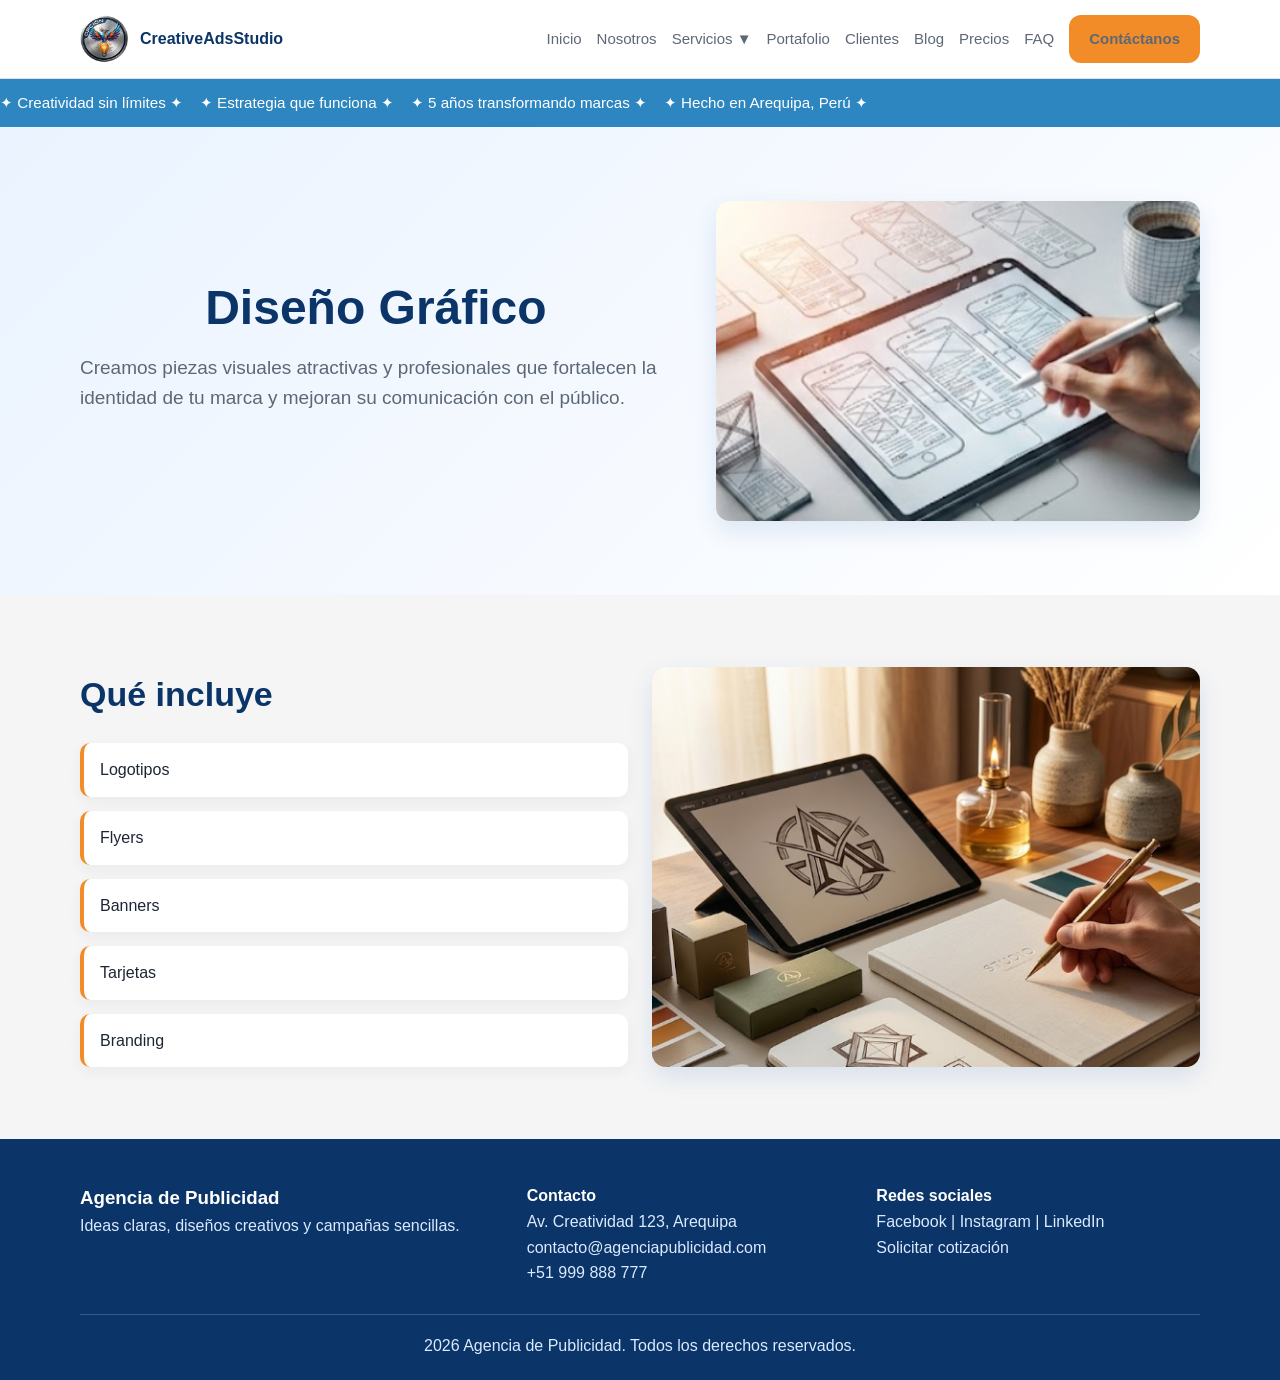
<file: diseno.html>
<!DOCTYPE html>
<html lang="es">
    <head>
        <meta charset="UTF-8">
        <meta name="viewport" content="width=device-width, initial-scale=1.0">
        <title>Diseño y Artes Gráficas | Agencia de Publicidad</title>
        <link rel="stylesheet" href="css/estilos.css">
        <link rel="stylesheet" href="css/responsive.css">
    </head>

    <body>

        <!-- Header -->
        <header class="header">
            <div class="contenedor">
                <a class="marca" href="index.html">
                    <img src="img/logo/logo.png" alt="Logo">
                    <span>CreativeAdsStudio </span>
                </a>
                <button class="menu-toggle" aria-label="Abrir menu" aria-expanded="false">
                    <span class="menu-toggle-barra"></span>
                    <span class="menu-toggle-barra"></span>
                    <span class="menu-toggle-barra"></span>
                </button>
                <nav class="nav">
                    <a href="index.html">Inicio</a>
                    <a href="nosotros.html">Nosotros</a>

                    <!-- Menú desplegable de Servicios -->
                    <div class="dropdown">
                        <a href="servicios.html" class="dropdown-toggle">Servicios ▼</a>
                        <ul class="dropdown-menu">
                            <li><a href="diseno.html" class="activo">Diseño y Artes Gráficas</a></li>
                            <li><a href="marketing.html">Marketing</a></li>
                            <li><a href="merchandising.html">Merchandising</a></li>
                            <li><a href="estudio-mercado.html">Estudio de Mercado</a></li>
                        </ul>
                    </div>

                    <a href="portafolio.html">Portafolio</a>
                    <a href="clientes.html">Clientes</a>
                    <a href="blog.html">Blog</a>
                    <a href="precios.html">Precios</a>
                    <a href="faq.html">FAQ</a>
                    <a class="btn btn-secundario" href="contacto.html">Contáctanos</a>
                </nav>
            </div>
        </header>

        <div class="barra-marquee">
            <div class="marquee-contenido">
                ✦ Creatividad sin límites ✦ &nbsp;&nbsp;
                ✦ Estrategia que funciona ✦ &nbsp;&nbsp;
                ✦ 5 años transformando marcas ✦ &nbsp;&nbsp;
                ✦ Hecho en Arequipa, Perú ✦
            </div>
        </div>

        
        <section class="hero">
            <div class="contenedor hero-grid">
                <div>
                    <h1>Diseño Gráfico</h1>
                    <p>
                        Creamos piezas visuales atractivas y profesionales que fortalecen la identidad de tu marca y mejoran su comunicación con el público.
                    </p>
                </div>

                <div class="hero-imagen">
                    <img src="img/servicios/diseno2.png" alt="Diseño Gráfico">
                </div>
            </div>
        </section>

        <main>
            <!-- Sección de Detalles del Servicio -->
            <section class="seccion">
                <div class="contenedor grid-2">
                    <div>
                        <h2 class="titulo-seccion" style="text-align:left">Qué incluye</h2>
                        <ul class="lista-check">
                            <li>Logotipos</li>
                            <li>Flyers</li>
                            <li>Banners</li>
                            <li>Tarjetas</li>
                            <li>Branding</li>
                        </ul>
                    </div>

                    <div class="banner-imagen">
                        <img src="img/servicios/diseno.png" alt="Diseño y Artes Gráficas">
                    </div>
                </div>
            </section>
        </main>

        <!-- Footer -->
        <footer class="footer">
            <div class="contenedor">
                <div class="footer-grid">
                    <div>
                        <h3>Agencia de Publicidad</h3>
                        <p>Ideas claras, diseños creativos y campañas sencillas.</p>
                    </div>
                    <div>
                        <h4>Contacto</h4>
                        <p>Av. Creatividad 123, Arequipa</p>
                        <p>contacto@agenciapublicidad.com</p>
                        <p>+51 999 888 777</p>
                    </div>
                    <div>
                        <h4>Redes sociales</h4>
                        <p>Facebook | Instagram | LinkedIn</p>
                        <p><a href="cotizacion.html">Solicitar cotización</a></p>
                    </div>
                </div>
                <p class="footer-copy">2026 Agencia de Publicidad. Todos los derechos reservados.</p>
            </div>
        </footer>

        <script src="js/main.js"></script>
    </body>
</html>
</file>
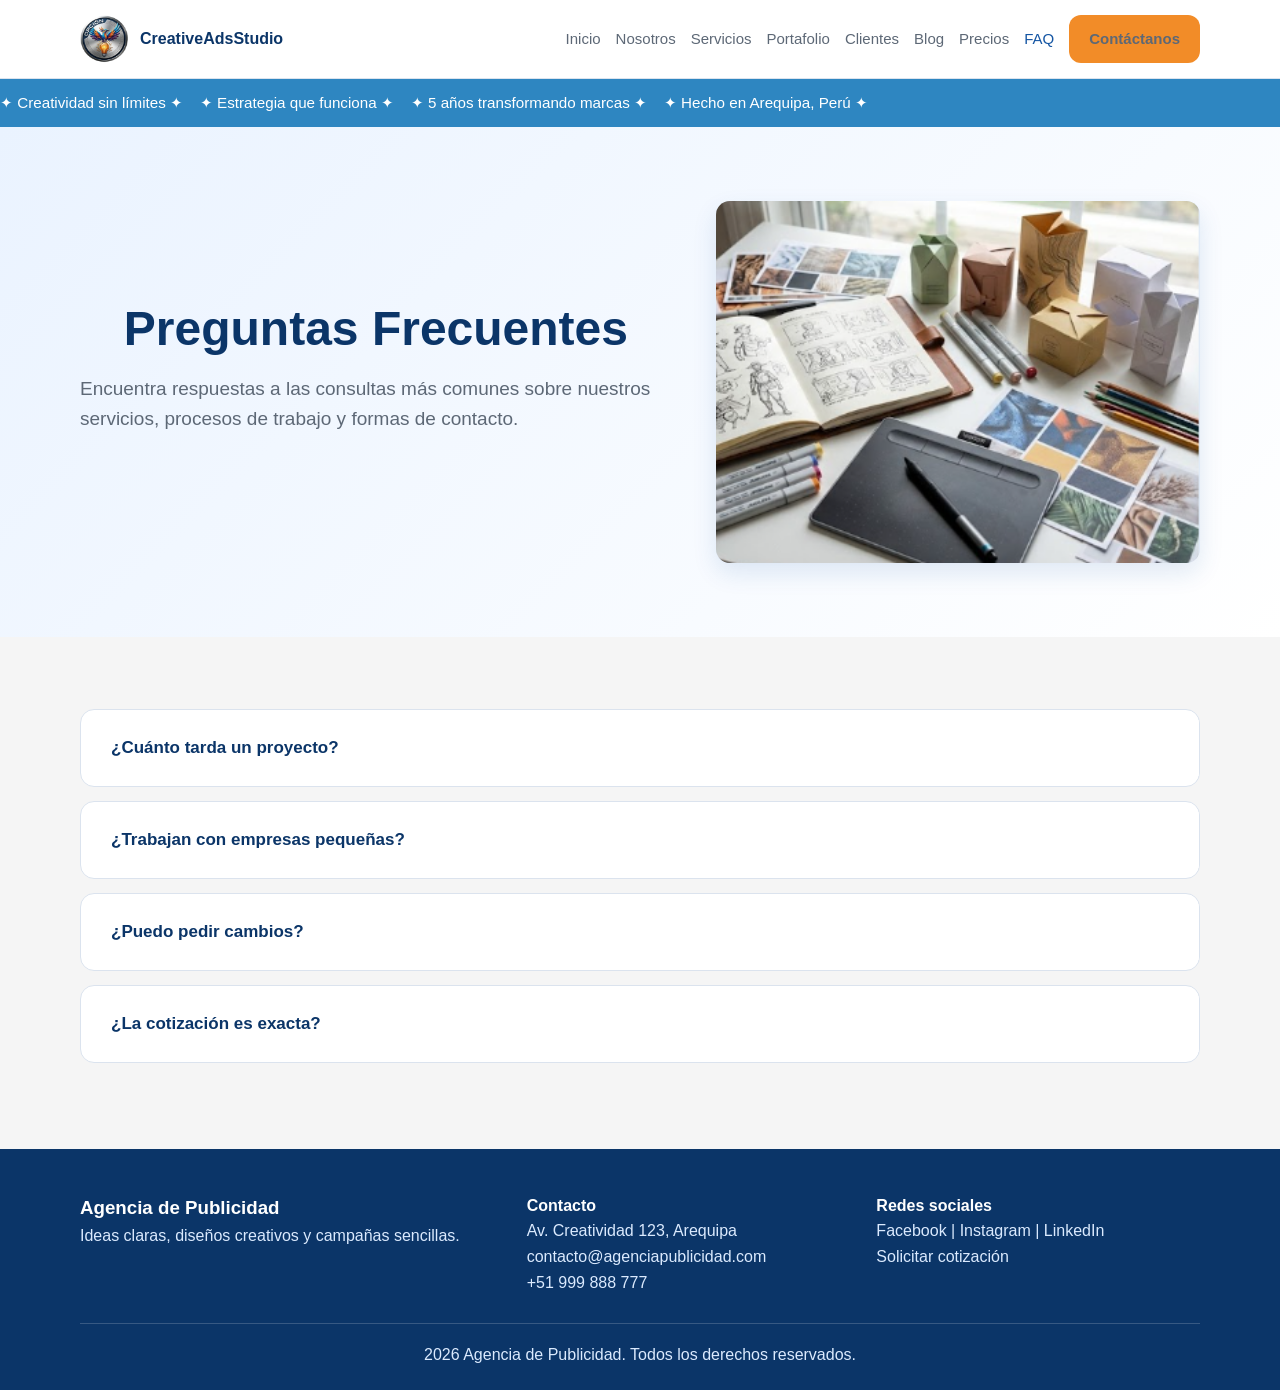
<file: faq.html>
<!DOCTYPE html>
<html lang="es">
    <head>
        <meta charset="UTF-8">
        <meta name="viewport" content="width=device-width, initial-scale=1.0">
        <title>FAQ | Agencia de Publicidad</title>
        <link rel="stylesheet" href="css/estilos.css">
        <link rel="stylesheet" href="css/responsive.css">
    </head>

    <body>

        <!-- Header -->
        <header class="header">
            <div class="contenedor">
                <a class="marca" href="index.html">
                    <img src="img/logo/logo.png" alt="Logo">
                    <span>CreativeAdsStudio </span>
                </a>
                <button class="menu-toggle" aria-label="Abrir menu" aria-expanded="false">
                    <span class="menu-toggle-barra"></span>
                    <span class="menu-toggle-barra"></span>
                    <span class="menu-toggle-barra"></span>
                </button>
                <nav class="nav">
                    <a href="index.html">Inicio</a>
                    <a href="nosotros.html">Nosotros</a>
                    <a href="servicios.html">Servicios</a>
                    <a href="portafolio.html">Portafolio</a>
                    <a href="clientes.html">Clientes</a>
                    <a href="blog.html">Blog</a>
                    <a href="precios.html">Precios</a>
                    <a href="faq.html" class="activo">FAQ</a>
                    <a class="btn btn-secundario" href="contacto.html">Contáctanos</a>
                </nav>
            </div>
        </header>

        <div class="barra-marquee">
            <div class="marquee-contenido">
                ✦ Creatividad sin límites ✦ &nbsp;&nbsp;
                ✦ Estrategia que funciona ✦ &nbsp;&nbsp;
                ✦ 5 años transformando marcas ✦ &nbsp;&nbsp;
                ✦ Hecho en Arequipa, Perú ✦
            </div>
        </div>

        
        <section class="hero">
            <div class="contenedor hero-grid">
                <div>
                    <h1>Preguntas Frecuentes</h1>
                    <p>
                        Encuentra respuestas a las consultas más comunes sobre nuestros servicios, procesos de trabajo y formas de contacto.
                    </p>
                </div>

                <div class="hero-imagen">
                    <img src="img/banners/inicio.png" alt="Preguntas Frecuentes">
                </div>
            </div>
        </section>

        <main>
            <section class="seccion">
                <div class="contenedor">

                    <div class="faq-item">
                        <button class="faq-pregunta">¿Cuánto tarda un proyecto?</button>
                        <div class="faq-respuesta">Un proyecto básico puede tardar entre 3 y 7 días.</div>
                    </div>

                    <div class="faq-item">
                        <button class="faq-pregunta">¿Trabajan con empresas pequeñas?</button>
                        <div class="faq-respuesta">Sí, trabajamos con emprendimientos.</div>
                    </div>

                    <div class="faq-item">
                        <button class="faq-pregunta">¿Puedo pedir cambios?</button>
                        <div class="faq-respuesta">Sí, cada plan incluye revisiones.</div>
                    </div>

                    <div class="faq-item">
                        <button class="faq-pregunta">¿La cotización es exacta?</button>
                        <div class="faq-respuesta">Es aproximada y se confirma al revisar el proyecto.</div>
                    </div>

                </div>
            </section>
        </main>

        <!-- Footer -->
        <footer class="footer">
            <div class="contenedor">
                <div class="footer-grid">
                    <div>
                        <h3>Agencia de Publicidad</h3>
                        <p>Ideas claras, diseños creativos y campañas sencillas.</p>
                    </div>
                    <div>
                        <h4>Contacto</h4>
                        <p>Av. Creatividad 123, Arequipa</p>
                        <p>contacto@agenciapublicidad.com</p>
                        <p>+51 999 888 777</p>
                    </div>
                    <div>
                        <h4>Redes sociales</h4>
                        <p>Facebook | Instagram | LinkedIn</p>
                        <p><a href="cotizacion.html">Solicitar cotización</a></p>
                    </div>
                </div>
                <p class="footer-copy">2026 Agencia de Publicidad. Todos los derechos reservados.</p>
            </div>
        </footer>

        <script src="js/main.js"></script>
    </body>
</html>
</file>
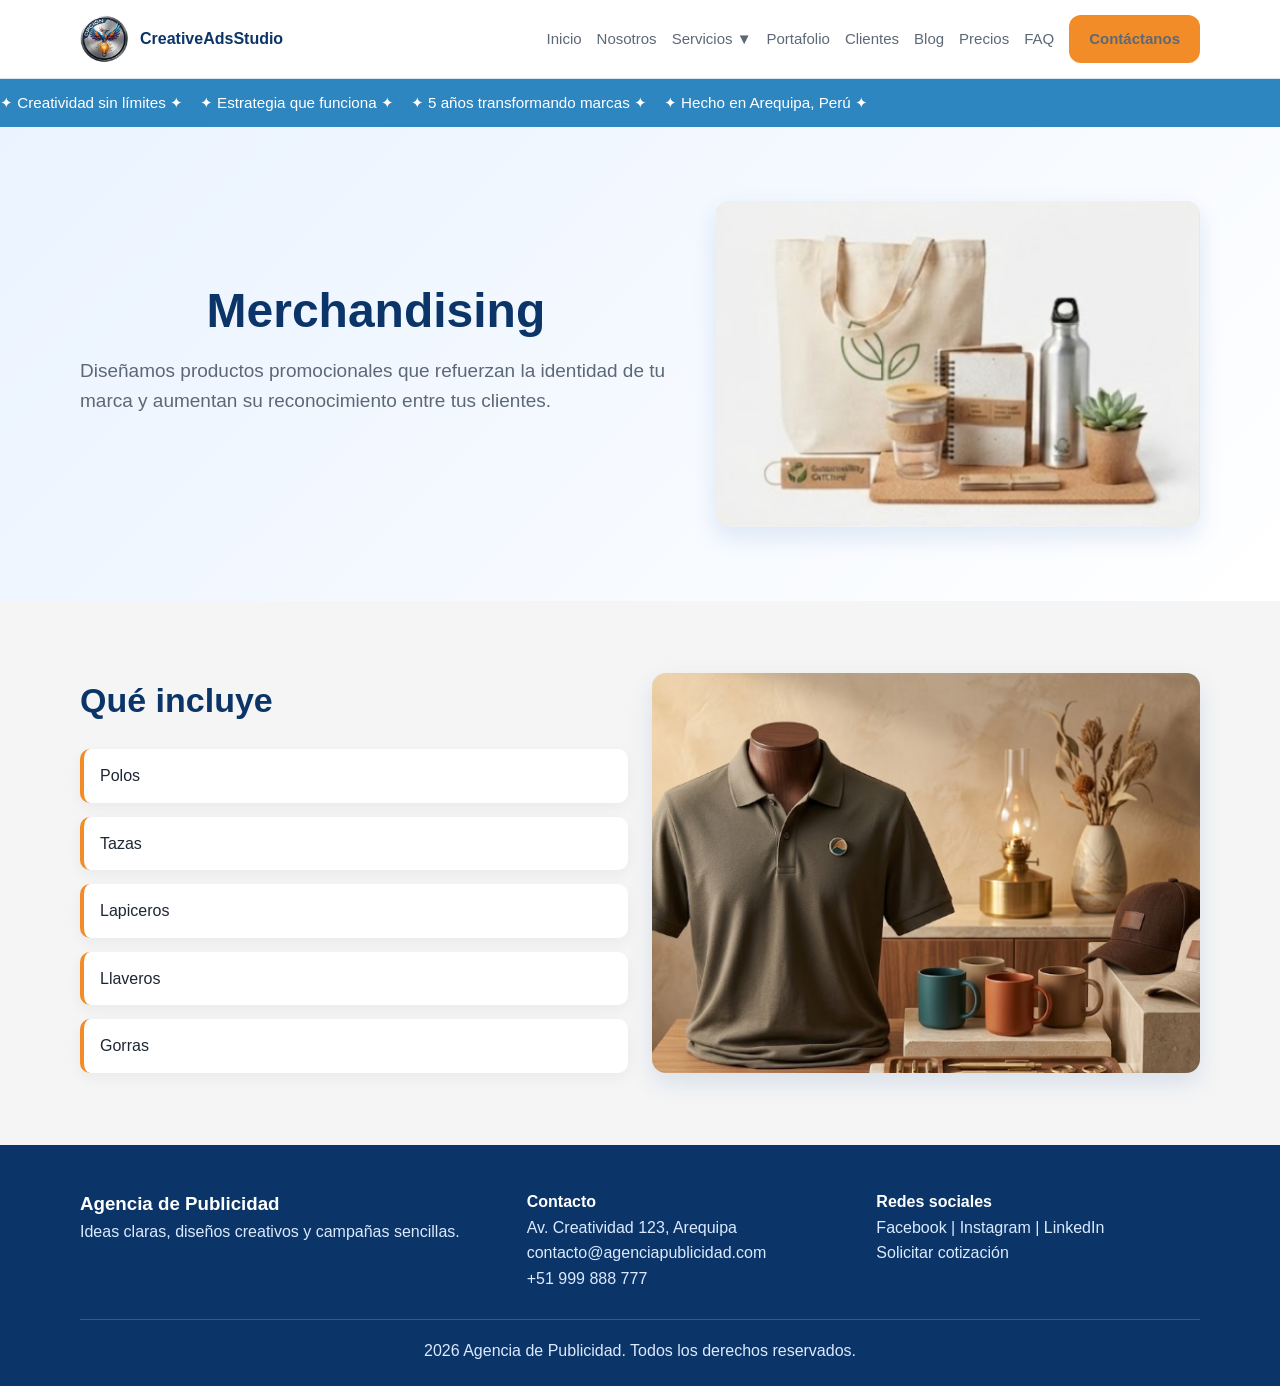
<file: merchandising.html>
<!DOCTYPE html>
<html lang="es">
    <head>
        <meta charset="UTF-8">
        <meta name="viewport" content="width=device-width, initial-scale=1.0">
        <title>Merchandising | Agencia de Publicidad</title>
        <link rel="stylesheet" href="css/estilos.css">
        <link rel="stylesheet" href="css/responsive.css">
    </head>

    <body>

        <!-- Header -->
        <header class="header">
            <div class="contenedor">
                <a class="marca" href="index.html">
                    <img src="img/logo/logo.png" alt="Logo">
                    <span>CreativeAdsStudio </span>
                </a>
                <button class="menu-toggle" aria-label="Abrir menu" aria-expanded="false">
                    <span class="menu-toggle-barra"></span>
                    <span class="menu-toggle-barra"></span>
                    <span class="menu-toggle-barra"></span>
                </button>
                <nav class="nav">
                    <a href="index.html">Inicio</a>
                    <a href="nosotros.html">Nosotros</a>

                    <!-- Menú desplegable de Servicios -->
                    <div class="dropdown">
                        <a href="servicios.html" class="dropdown-toggle">Servicios ▼</a>
                        <ul class="dropdown-menu">
                            <li><a href="diseno.html">Diseño y Artes Gráficas</a></li>
                            <li><a href="marketing.html">Marketing</a></li>
                            <li><a href="merchandising.html" class="activo">Merchandising</a></li>
                            <li><a href="estudio-mercado.html">Estudio de Mercado</a></li>
                        </ul>
                    </div>

                    <a href="portafolio.html">Portafolio</a>
                    <a href="clientes.html">Clientes</a>
                    <a href="blog.html">Blog</a>
                    <a href="precios.html">Precios</a>
                    <a href="faq.html">FAQ</a>
                    <a class="btn btn-secundario" href="contacto.html">Contáctanos</a>
                </nav>
            </div>
        </header>
        
        <div class="barra-marquee">
            <div class="marquee-contenido">
                ✦ Creatividad sin límites ✦ &nbsp;&nbsp;
                ✦ Estrategia que funciona ✦ &nbsp;&nbsp;
                ✦ 5 años transformando marcas ✦ &nbsp;&nbsp;
                ✦ Hecho en Arequipa, Perú ✦
            </div>
        </div>

        
        <section class="hero">
            <div class="contenedor hero-grid">
                <div>
                    <h1>Merchandising</h1>
                    <p>
                        Diseñamos productos promocionales que refuerzan la identidad de tu marca y aumentan su reconocimiento entre tus clientes.
                    </p>
                </div>

                <div class="hero-imagen">
                    <img src="img/servicios/merchandising2.png" alt="Merchandising">
                </div>
            </div>
        </section>
        <main>
            <section class="seccion">
                <div class="contenedor grid-2">
                    <div>
                        <h2 class="titulo-seccion" style="text-align:left">Qué incluye</h2>
                        <ul class="lista-check">
                            <li>Polos</li>
                            <li>Tazas</li>
                            <li>Lapiceros</li>
                            <li>Llaveros</li>
                            <li>Gorras</li>
                        </ul>
                    </div>

                    <div class="banner-imagen">
                        <!-- Imagen sugerida: img/servicios/merchandising.jpg -->
                        <img src="img/servicios/merchandising.png" alt="Merchandising">
                    </div>
                </div>
            </section>
        </main>

        <!-- Footer -->
        <footer class="footer">
            <div class="contenedor">
                <div class="footer-grid">
                    <div>
                        <h3>Agencia de Publicidad</h3>
                        <p>Ideas claras, diseños creativos y campañas sencillas.</p>
                    </div>
                    <div>
                        <h4>Contacto</h4>
                        <p>Av. Creatividad 123, Arequipa</p>
                        <p>contacto@agenciapublicidad.com</p>
                        <p>+51 999 888 777</p>
                    </div>
                    <div>
                        <h4>Redes sociales</h4>
                        <p>Facebook | Instagram | LinkedIn</p>
                        <p><a href="cotizacion.html">Solicitar cotización</a></p>
                    </div>
                </div>
                <p class="footer-copy">2026 Agencia de Publicidad. Todos los derechos reservados.</p>
            </div>
        </footer>

        <script src="js/main.js"></script>
    </body>
</html>
</file>
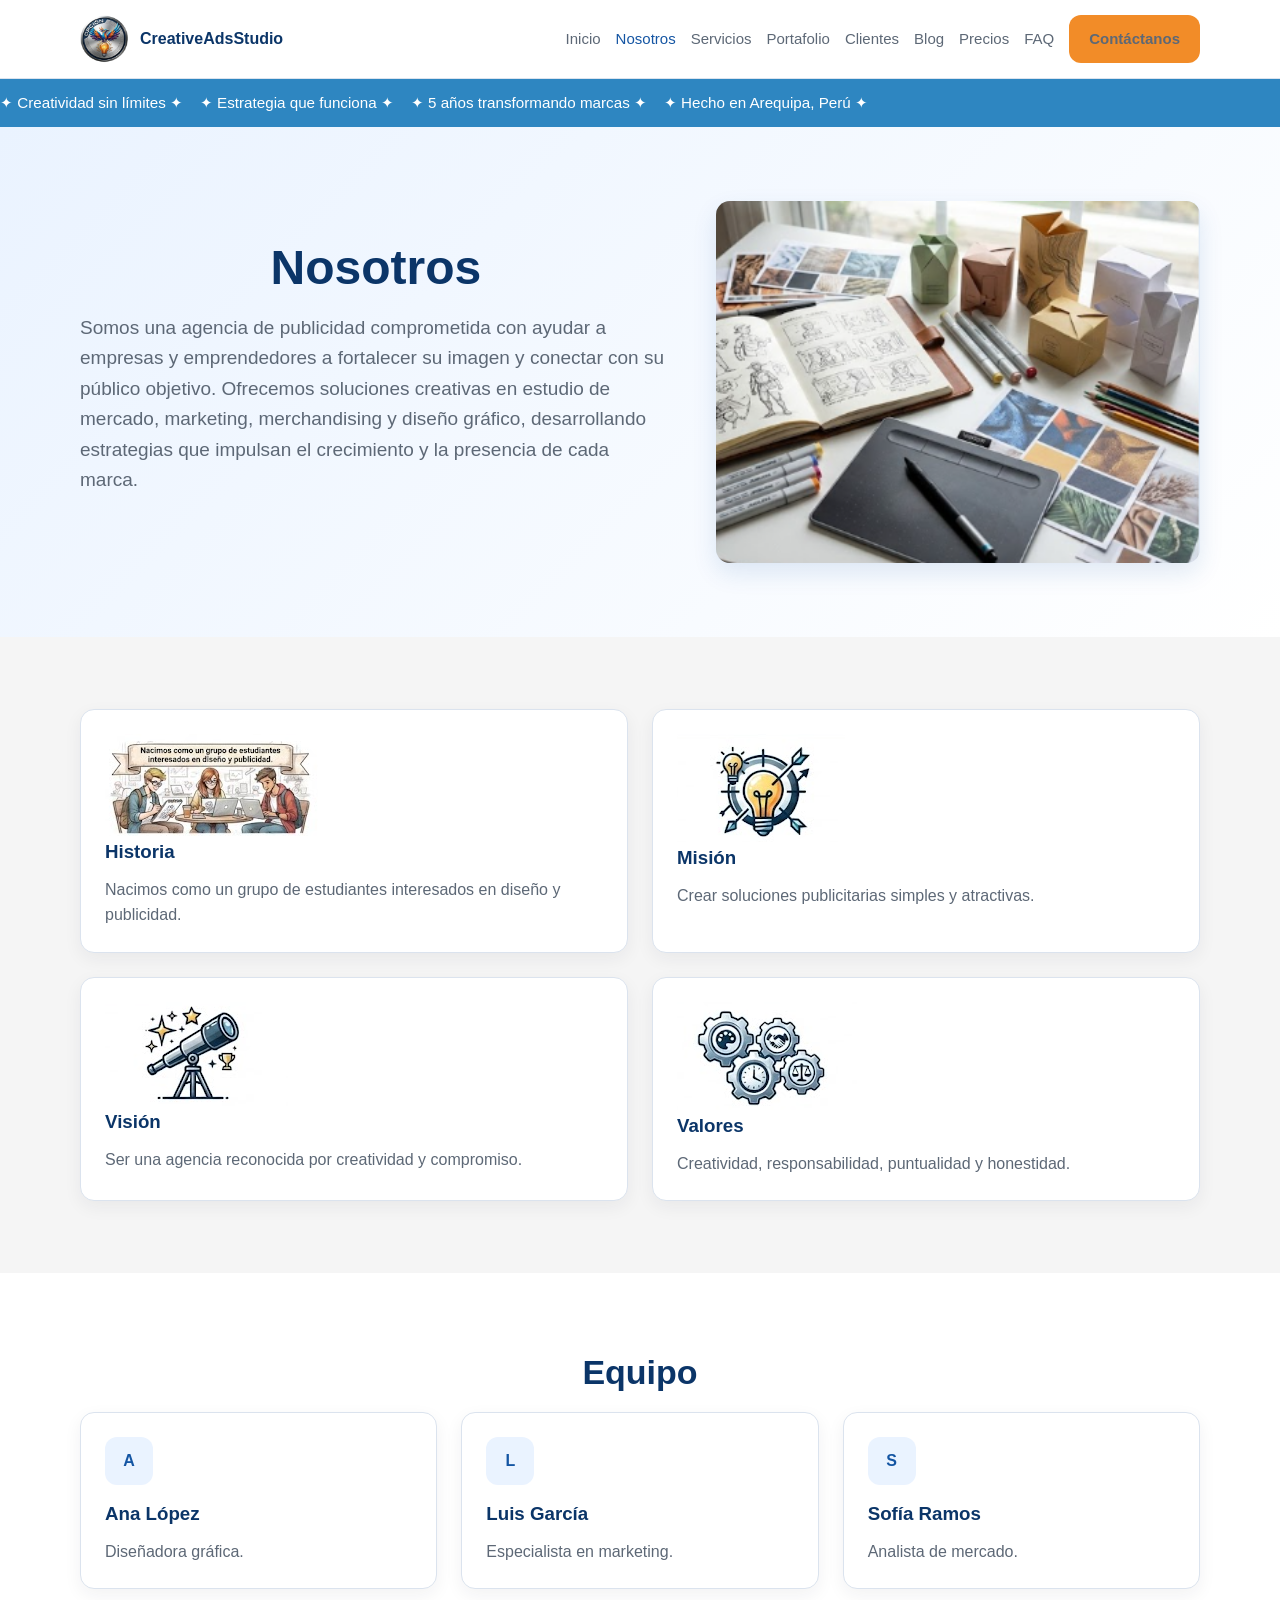
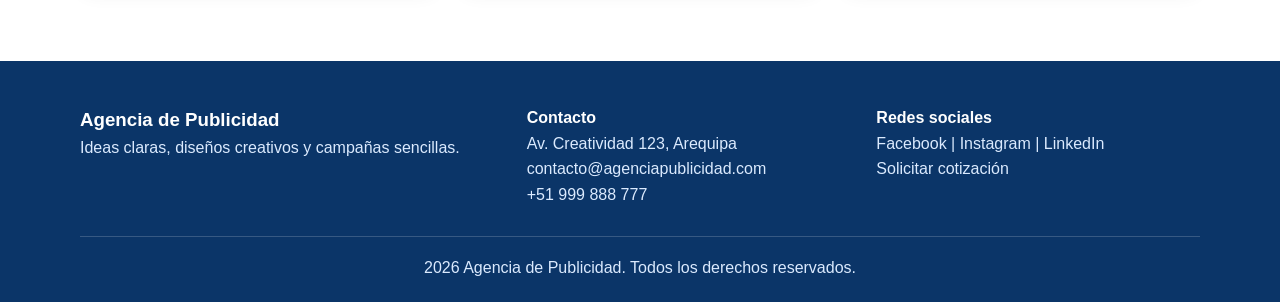
<file: nosotros.html>
<!DOCTYPE html>
<html lang="es">
    <head>
        <meta charset="UTF-8">
        <meta name="viewport" content="width=device-width, initial-scale=1.0">
        <title>Nosotros | Agencia de Publicidad</title>
        <link rel="stylesheet" href="css/estilos.css">
        <link rel="stylesheet" href="css/responsive.css">
    </head>

    <body>

        <!-- Header -->
        <header class="header">
            <div class="contenedor">
                <a class="marca" href="index.html">
                    <img src="img/logo/logo.png" alt="Logo">
                    <span>CreativeAdsStudio </span>
                </a>
                <button class="menu-toggle" aria-label="Abrir menu" aria-expanded="false">
                    <span class="menu-toggle-barra"></span>
                    <span class="menu-toggle-barra"></span>
                    <span class="menu-toggle-barra"></span>
                </button>
                <nav class="nav">
                    <a href="index.html">Inicio</a>
                    <a href="nosotros.html" class="activo">Nosotros</a>
                    <a href="servicios.html">Servicios</a>
                    <a href="portafolio.html">Portafolio</a>
                    <a href="clientes.html">Clientes</a>
                    <a href="blog.html">Blog</a>
                    <a href="precios.html">Precios</a>
                    <a href="faq.html">FAQ</a>
                    <a class="btn btn-secundario" href="contacto.html">Contáctanos</a>
                </nav>
            </div>
        </header>
        
        <div class="barra-marquee">
            <div class="marquee-contenido">
                ✦ Creatividad sin límites ✦ &nbsp;&nbsp;
                ✦ Estrategia que funciona ✦ &nbsp;&nbsp;
                ✦ 5 años transformando marcas ✦ &nbsp;&nbsp;
                ✦ Hecho en Arequipa, Perú ✦
            </div>
        </div>


        <!-- Banner -->
        <section class="hero">
            <div class="contenedor hero-grid">
                <div>
                    <h1>Nosotros</h1>
                    <p>Somos una agencia de publicidad comprometida con ayudar a empresas y emprendedores a fortalecer su imagen y conectar con su público objetivo. Ofrecemos soluciones creativas en estudio de mercado, marketing, merchandising y diseño gráfico, desarrollando estrategias que impulsan el crecimiento y la presencia de cada marca.</p>
                </div>
                <div class="hero-imagen">
                    <!-- Imagen sugerida: equipo creativo -->
                    <img src="img/banners/inicio.png" alt="Nosotros">
                </div>
            </div>
        </section>

        <main>
            <!-- Sección de Información -->
            <section class="seccion">
                <div class="contenedor grid-2">
                    <article class="card animar">
                        <img src="img/servicios/historia.png" alt="Diseño Gráfico">
                        <h3>Historia</h3>
                        <p>Nacimos como un grupo de estudiantes interesados en diseño y publicidad.</p>
                    </article>
                    <article class="card animar">
                        <img src="img/servicios/mision.png" alt="Diseño Gráfico">
                        <h3>Misión</h3>
                        <p>Crear soluciones publicitarias simples y atractivas.</p>
                    </article>
                    <article class="card animar">
                        <img src="img/servicios/vision.png" alt="Diseño Gráfico">
                        <h3>Visión</h3>
                        <p>Ser una agencia reconocida por creatividad y compromiso.</p>
                    </article>
                    <article class="card animar">
                        <img src="img/servicios/valores.png" alt="Diseño Gráfico">
                        <h3>Valores</h3>
                        <p>Creatividad, responsabilidad, puntualidad y honestidad.</p>
                    </article>
                </div>
            </section>

            <!-- Sección del Equipo -->
            <section class="seccion seccion-clara">
                <div class="contenedor">
                    <h2 class="titulo-seccion">Equipo</h2>
                    <div class="grid-3">
                        <article class="card animar">
                            <span class="icono">A</span>
                            <h3>Ana López</h3>
                            <p>Diseñadora gráfica.</p>
                        </article>
                        <article class="card animar">
                            <span class="icono">L</span>
                            <h3>Luis García</h3>
                            <p>Especialista en marketing.</p>
                        </article>
                        <article class="card animar">
                            <span class="icono">S</span>
                            <h3>Sofía Ramos</h3>
                            <p>Analista de mercado.</p>
                        </article>
                    </div>
                </div>
            </section>
        </main>

        <!-- Footer -->
        <footer class="footer">
            <div class="contenedor">
                <div class="footer-grid">
                    <div>
                        <h3>Agencia de Publicidad</h3>
                        <p>Ideas claras, diseños creativos y campañas sencillas.</p>
                    </div>
                    <div>
                        <h4>Contacto</h4>
                        <p>Av. Creatividad 123, Arequipa</p>
                        <p>contacto@agenciapublicidad.com</p>
                        <p>+51 999 888 777</p>
                    </div>
                    <div>
                        <h4>Redes sociales</h4>
                        <p>Facebook | Instagram | LinkedIn</p>
                        <p><a href="cotizacion.html">Solicitar cotización</a></p>
                    </div>
                </div>
                <p class="footer-copy">2026 Agencia de Publicidad. Todos los derechos reservados.</p>
            </div>
        </footer>

        <script src="js/main.js"></script>
    </body>
</html>
</file>
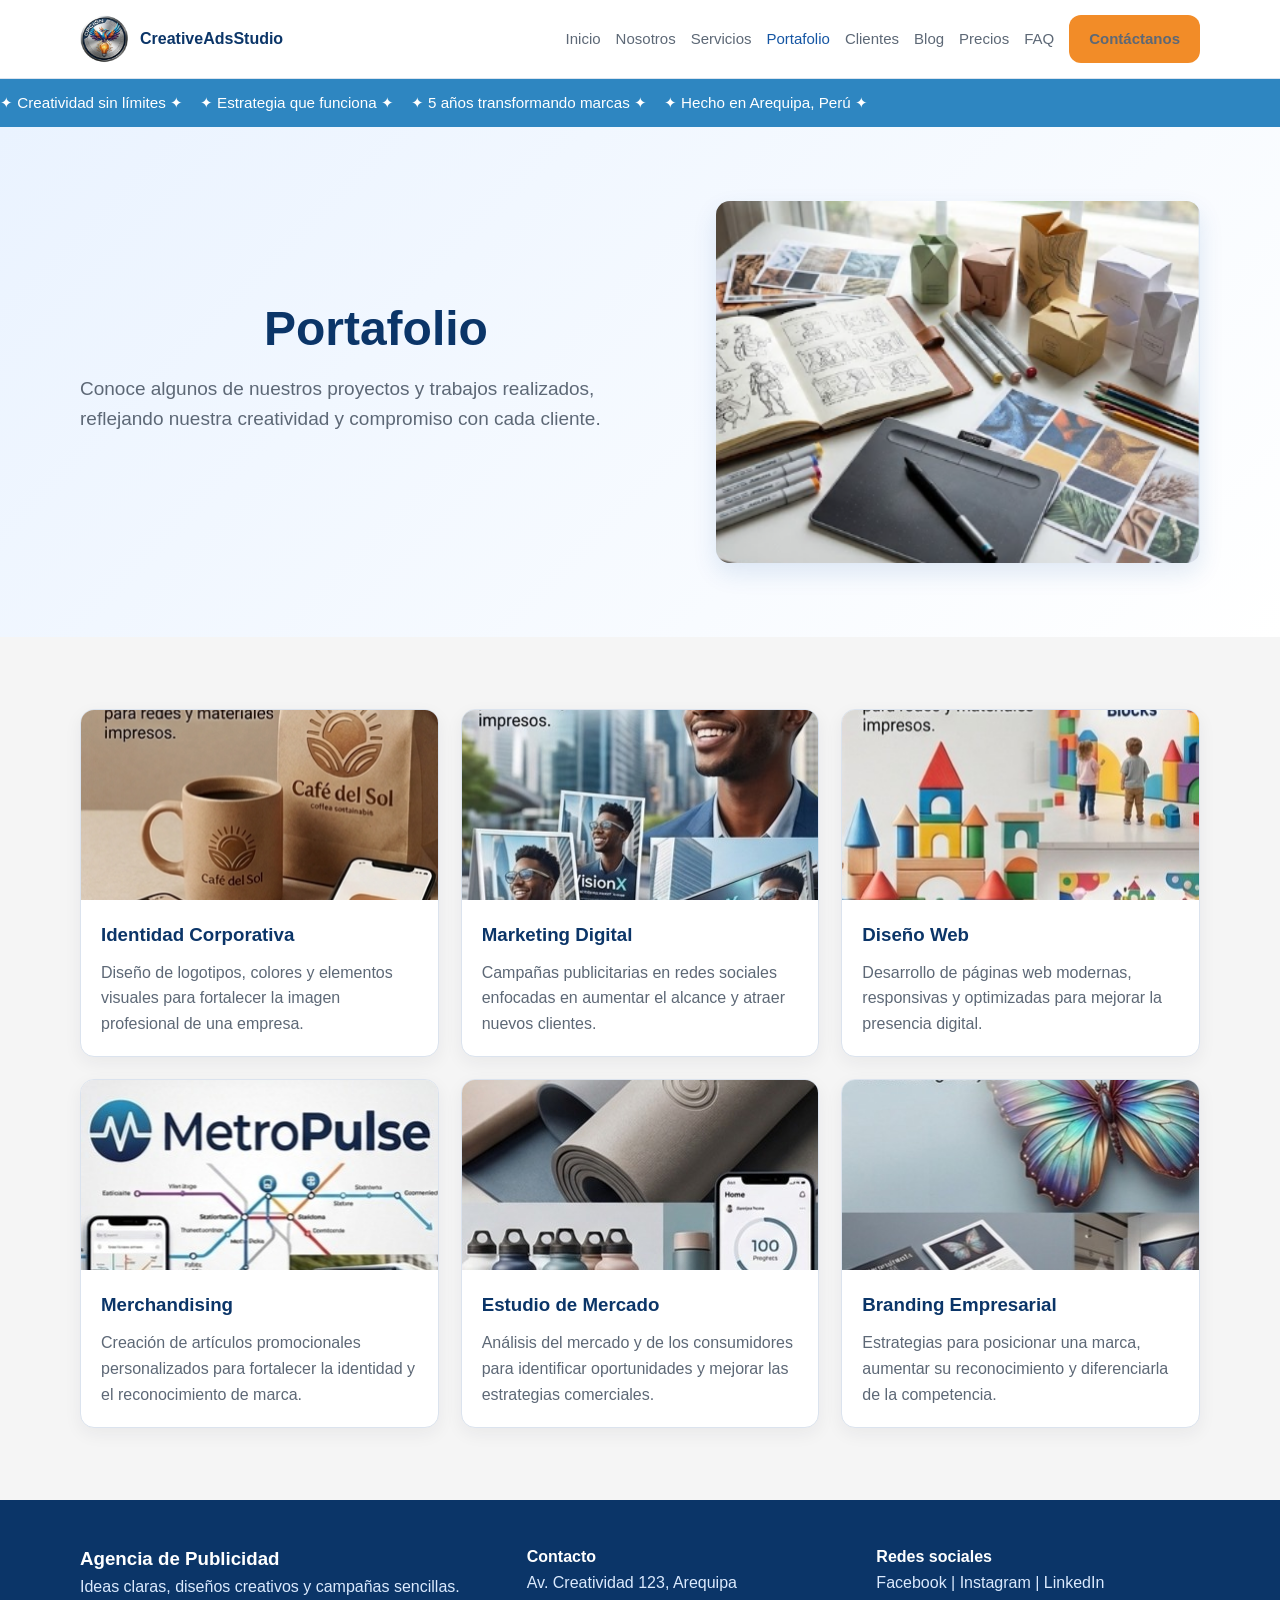
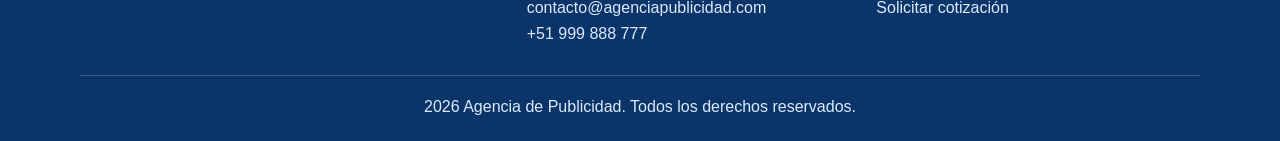
<file: portafolio.html>
<!DOCTYPE html>
<html lang="es">
    <head>
        <meta charset="UTF-8">
        <meta name="viewport" content="width=device-width, initial-scale=1.0">
        <title>Portafolio | Agencia de Publicidad</title>
        <link rel="stylesheet" href="css/estilos.css">
        <link rel="stylesheet" href="css/responsive.css">
    </head>

    <body>

        <!-- Header -->
        <header class="header">
            <div class="contenedor">
                <a class="marca" href="index.html">
                    <img src="img/logo/logo.png" alt="Logo">
                    <span>CreativeAdsStudio </span>
                </a>
                <button class="menu-toggle" aria-label="Abrir menu" aria-expanded="false">
                    <span class="menu-toggle-barra"></span>
                    <span class="menu-toggle-barra"></span>
                    <span class="menu-toggle-barra"></span>
                </button>
                <nav class="nav">
                    <a href="index.html">Inicio</a>
                    <a href="nosotros.html">Nosotros</a>
                    <a href="servicios.html">Servicios</a>
                    <a href="portafolio.html" class="activo">Portafolio</a>
                    <a href="clientes.html">Clientes</a>
                    <a href="blog.html">Blog</a>
                    <a href="precios.html">Precios</a>
                    <a href="faq.html">FAQ</a>
                    <a class="btn btn-secundario" href="contacto.html">Contáctanos</a>
                </nav>
            </div>
        </header>
        
        <div class="barra-marquee">
            <div class="marquee-contenido">
                ✦ Creatividad sin límites ✦ &nbsp;&nbsp;
                ✦ Estrategia que funciona ✦ &nbsp;&nbsp;
                ✦ 5 años transformando marcas ✦ &nbsp;&nbsp;
                ✦ Hecho en Arequipa, Perú ✦
            </div>
        </div>


        <!-- Banner -->
        <section class="hero">
            <div class="contenedor hero-grid">
                <div>
                    <h1>Portafolio</h1>
                    <p>
                        Conoce algunos de nuestros proyectos y trabajos realizados, reflejando nuestra creatividad y compromiso con cada cliente.
                    </p>
                </div>

                <div class="hero-imagen">
                    <img src="img/banners/inicio.png" alt="Portafolio">
                </div>
            </div>
        </section>

        <main>
            <!-- Galería de Proyectos -->
            <section class="seccion">
                <div class="contenedor galeria">

                            <article class="card item-galeria animar">
                                <img src="img/portafolio/proyecto1.png" alt="Proyecto 1">
                                <div class="contenido-card">
                                    <h3>Identidad Corporativa</h3>
                                    <p>Diseño de logotipos, colores y elementos visuales para fortalecer la imagen profesional de una empresa.</p>
                                </div>
                            </article>

                            <article class="card item-galeria animar">
                                <img src="img/portafolio/proyecto2.png" alt="Proyecto 2">
                                <div class="contenido-card">
                                    <h3>Marketing Digital</h3>
                                    <p>Campañas publicitarias en redes sociales enfocadas en aumentar el alcance y atraer nuevos clientes.</p>
                                </div>
                            </article>

                            <article class="card item-galeria animar">
                                <img src="img/portafolio/proyecto3.png" alt="Proyecto 3">
                                <div class="contenido-card">
                                    <h3>Diseño Web</h3>
                                    <p>Desarrollo de páginas web modernas, responsivas y optimizadas para mejorar la presencia digital.</p>
                                </div>
                            </article>

                            <article class="card item-galeria animar">
                                <img src="img/portafolio/proyecto4.png" alt="Proyecto 4">
                                <div class="contenido-card">
                                    <h3>Merchandising</h3>
                                    <p>Creación de artículos promocionales personalizados para fortalecer la identidad y el reconocimiento de marca.</p>
                                </div>
                            </article>

                            <article class="card item-galeria animar">
                                <img src="img/portafolio/proyecto5.png" alt="Proyecto 5">
                                <div class="contenido-card">
                                    <h3>Estudio de Mercado</h3>
                                    <p>Análisis del mercado y de los consumidores para identificar oportunidades y mejorar las estrategias comerciales.</p>
                                </div>
                            </article>

                            <article class="card item-galeria animar">
                                <img src="img/portafolio/proyecto6.png" alt="Proyecto 6">
                                <div class="contenido-card">
                                    <h3>Branding Empresarial</h3>
                                    <p>Estrategias para posicionar una marca, aumentar su reconocimiento y diferenciarla de la competencia.</p>
                                </div>
                            </article>

                </div>
            </section>
        </main>

        <!-- Footer -->
        <footer class="footer">
            <div class="contenedor">
                <div class="footer-grid">
                    <div>
                        <h3>Agencia de Publicidad</h3>
                        <p>Ideas claras, diseños creativos y campañas sencillas.</p>
                    </div>
                    <div>
                        <h4>Contacto</h4>
                        <p>Av. Creatividad 123, Arequipa</p>
                        <p>contacto@agenciapublicidad.com</p>
                        <p>+51 999 888 777</p>
                    </div>
                    <div>
                        <h4>Redes sociales</h4>
                        <p>Facebook | Instagram | LinkedIn</p>
                        <p><a href="cotizacion.html">Solicitar cotización</a></p>
                    </div>
                </div>
                <p class="footer-copy">2026 Agencia de Publicidad. Todos los derechos reservados.</p>
            </div>
        </footer>

        <script src="js/main.js"></script>
    </body>
</html>
</file>
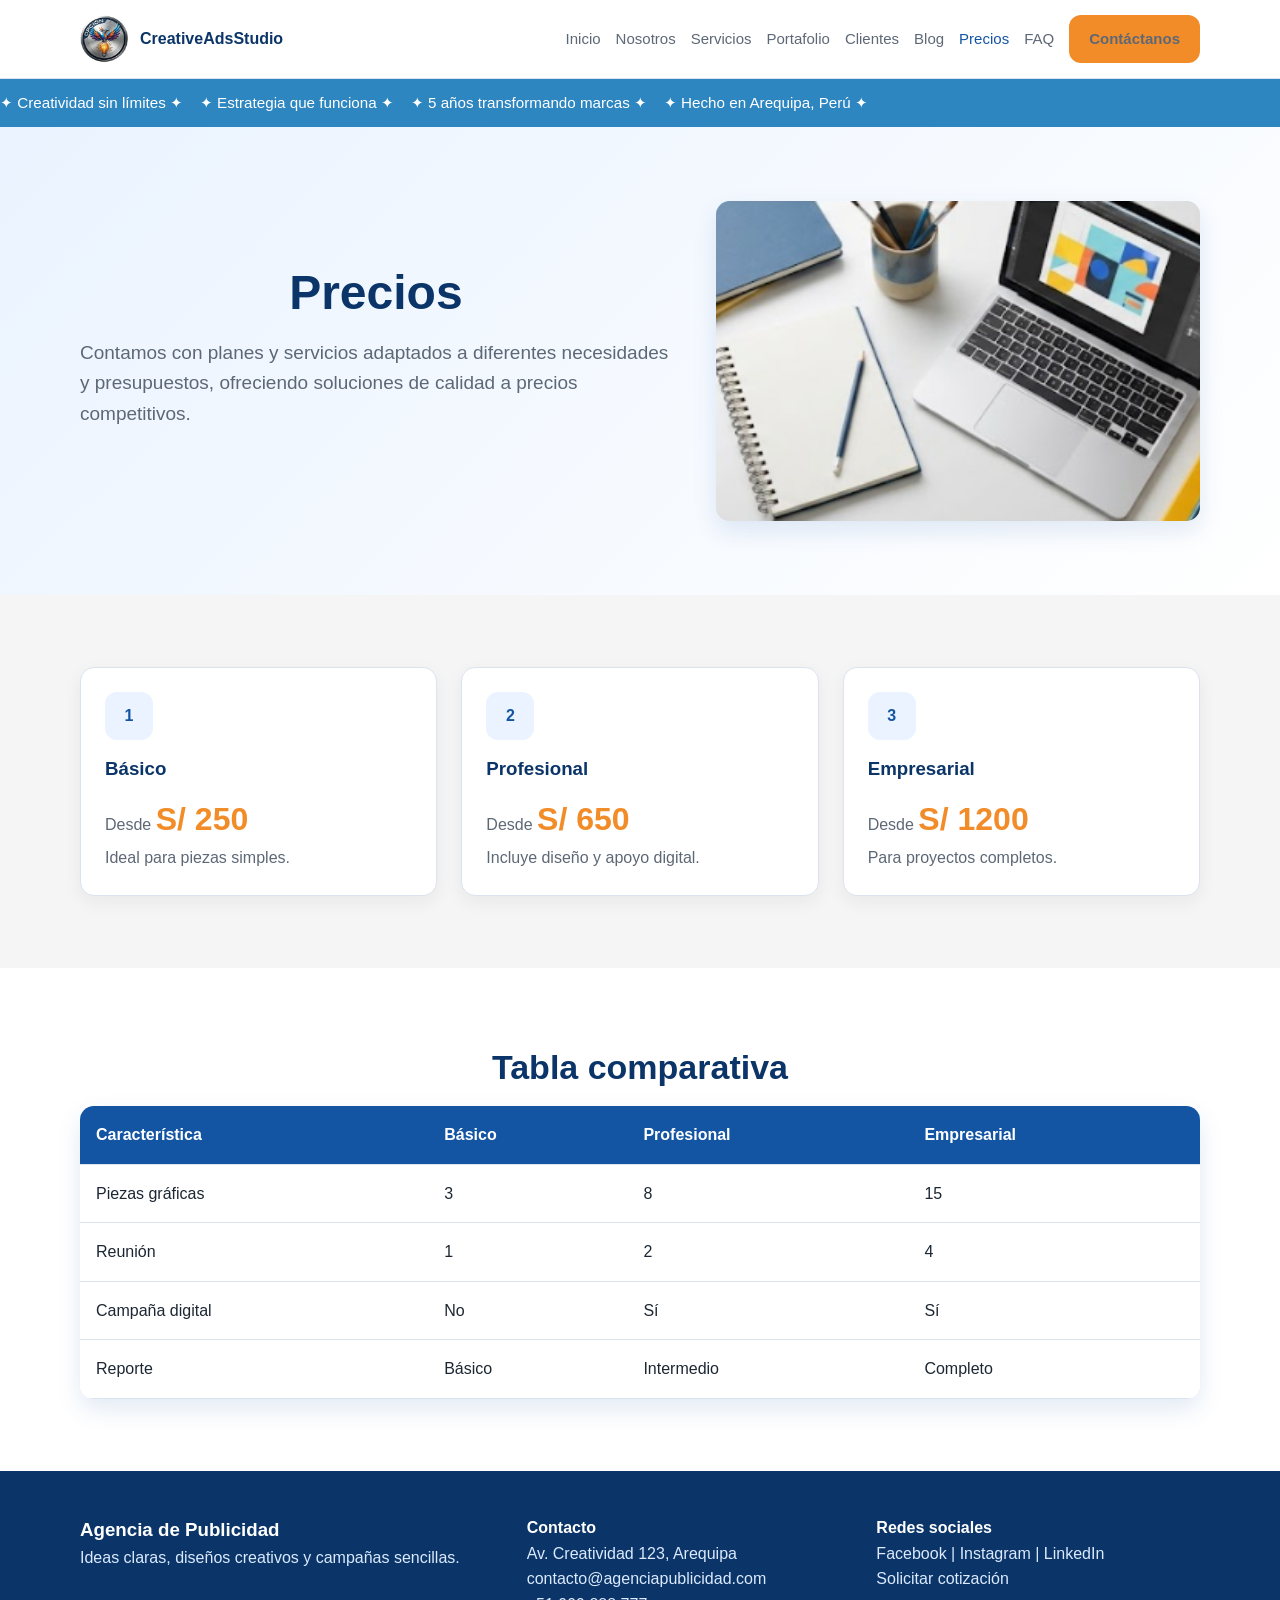
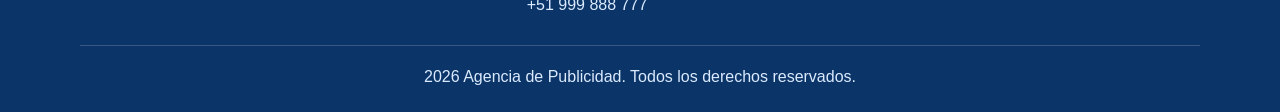
<file: precios.html>
<!DOCTYPE html>
<html lang="es">
    <head>
        <meta charset="UTF-8">
        <meta name="viewport" content="width=device-width, initial-scale=1.0">
        <title>Precios | Agencia de Publicidad</title>
        <link rel="stylesheet" href="css/estilos.css">
        <link rel="stylesheet" href="css/responsive.css">
    </head>

    <body>

        <!-- Header -->
        <header class="header">
            <div class="contenedor">
                <a class="marca" href="index.html">
                    <img src="img/logo/logo.png" alt="Logo">
                    <span>CreativeAdsStudio </span>
                </a>
                <button class="menu-toggle" aria-label="Abrir menu" aria-expanded="false">
                    <span class="menu-toggle-barra"></span>
                    <span class="menu-toggle-barra"></span>
                    <span class="menu-toggle-barra"></span>
                </button>
                <nav class="nav">
                    <a href="index.html">Inicio</a>
                    <a href="nosotros.html">Nosotros</a>
                    <a href="servicios.html">Servicios</a>
                    <a href="portafolio.html">Portafolio</a>
                    <a href="clientes.html">Clientes</a>
                    <a href="blog.html">Blog</a>
                    <a href="precios.html" class="activo">Precios</a>
                    <a href="faq.html">FAQ</a>
                    <a class="btn btn-secundario" href="contacto.html">Contáctanos</a>
                </nav>
            </div>
        </header>
        
        <div class="barra-marquee">
            <div class="marquee-contenido">
                ✦ Creatividad sin límites ✦ &nbsp;&nbsp;
                ✦ Estrategia que funciona ✦ &nbsp;&nbsp;
                ✦ 5 años transformando marcas ✦ &nbsp;&nbsp;
                ✦ Hecho en Arequipa, Perú ✦
            </div>
        </div>


        <!-- Banner -->
        <section class="hero">
            <div class="contenedor hero-grid">
                <div>
                    <h1>Precios</h1>
                    <p>
                        Contamos con planes y servicios adaptados a diferentes necesidades y presupuestos, ofreciendo soluciones de calidad a precios competitivos.
                    </p>
                </div>

                <div class="hero-imagen">
                    <img src="img/banners/creatividad.png" alt="Precios">
                </div>
            </div>
        </section>
        <main>
            <!-- Planes de Precios -->
            <section class="seccion">
                <div class="contenedor grid-3">
                    <article class="card animar">
                        <span class="icono">1</span>
                        <h3>Básico</h3>
                        <p>Desde <span class="precio">S/ 250</span><br>Ideal para piezas simples.</p>
                    </article>
                    <article class="card animar">
                        <span class="icono">2</span>
                        <h3>Profesional</h3>
                        <p>Desde <span class="precio">S/ 650</span><br>Incluye diseño y apoyo digital.</p>
                    </article>
                    <article class="card animar">
                        <span class="icono">3</span>
                        <h3>Empresarial</h3>
                        <p>Desde <span class="precio">S/ 1200</span><br>Para proyectos completos.</p>
                    </article>
                </div>
            </section>

            <!-- Tabla Comparativa -->
            <section class="seccion seccion-clara">
                <div class="contenedor">
                    <h2 class="titulo-seccion">Tabla comparativa</h2>
                    <div class="tabla-contenedor">
                        <table>
                            <thead>
                                <tr>
                                    <th>Característica</th>
                                    <th>Básico</th>
                                    <th>Profesional</th>
                                    <th>Empresarial</th>
                                </tr>
                            </thead>
                            <tbody>
                                <tr>
                                    <td>Piezas gráficas</td>
                                    <td>3</td>
                                    <td>8</td>
                                    <td>15</td>
                                </tr>
                                <tr>
                                    <td>Reunión</td>
                                    <td>1</td>
                                    <td>2</td>
                                    <td>4</td>
                                </tr>
                                <tr>
                                    <td>Campaña digital</td>
                                    <td>No</td>
                                    <td>Sí</td>
                                    <td>Sí</td>
                                </tr>
                                <tr>
                                    <td>Reporte</td>
                                    <td>Básico</td>
                                    <td>Intermedio</td>
                                    <td>Completo</td>
                                </tr>
                            </tbody>
                        </table>
                    </div>
                </div>
            </section>
        </main>

        <!-- Footer -->
        <footer class="footer">
            <div class="contenedor">
                <div class="footer-grid">
                    <div>
                        <h3>Agencia de Publicidad</h3>
                        <p>Ideas claras, diseños creativos y campañas sencillas.</p>
                    </div>
                    <div>
                        <h4>Contacto</h4>
                        <p>Av. Creatividad 123, Arequipa</p>
                        <p>contacto@agenciapublicidad.com</p>
                        <p>+51 999 888 777</p>
                    </div>
                    <div>
                        <h4>Redes sociales</h4>
                        <p>Facebook | Instagram | LinkedIn</p>
                        <p><a href="cotizacion.html">Solicitar cotización</a></p>
                    </div>
                </div>
                <p class="footer-copy">2026 Agencia de Publicidad. Todos los derechos reservados.</p>
            </div>
        </footer>

        <script src="js/main.js"></script>
    </body>
</html>
</file>
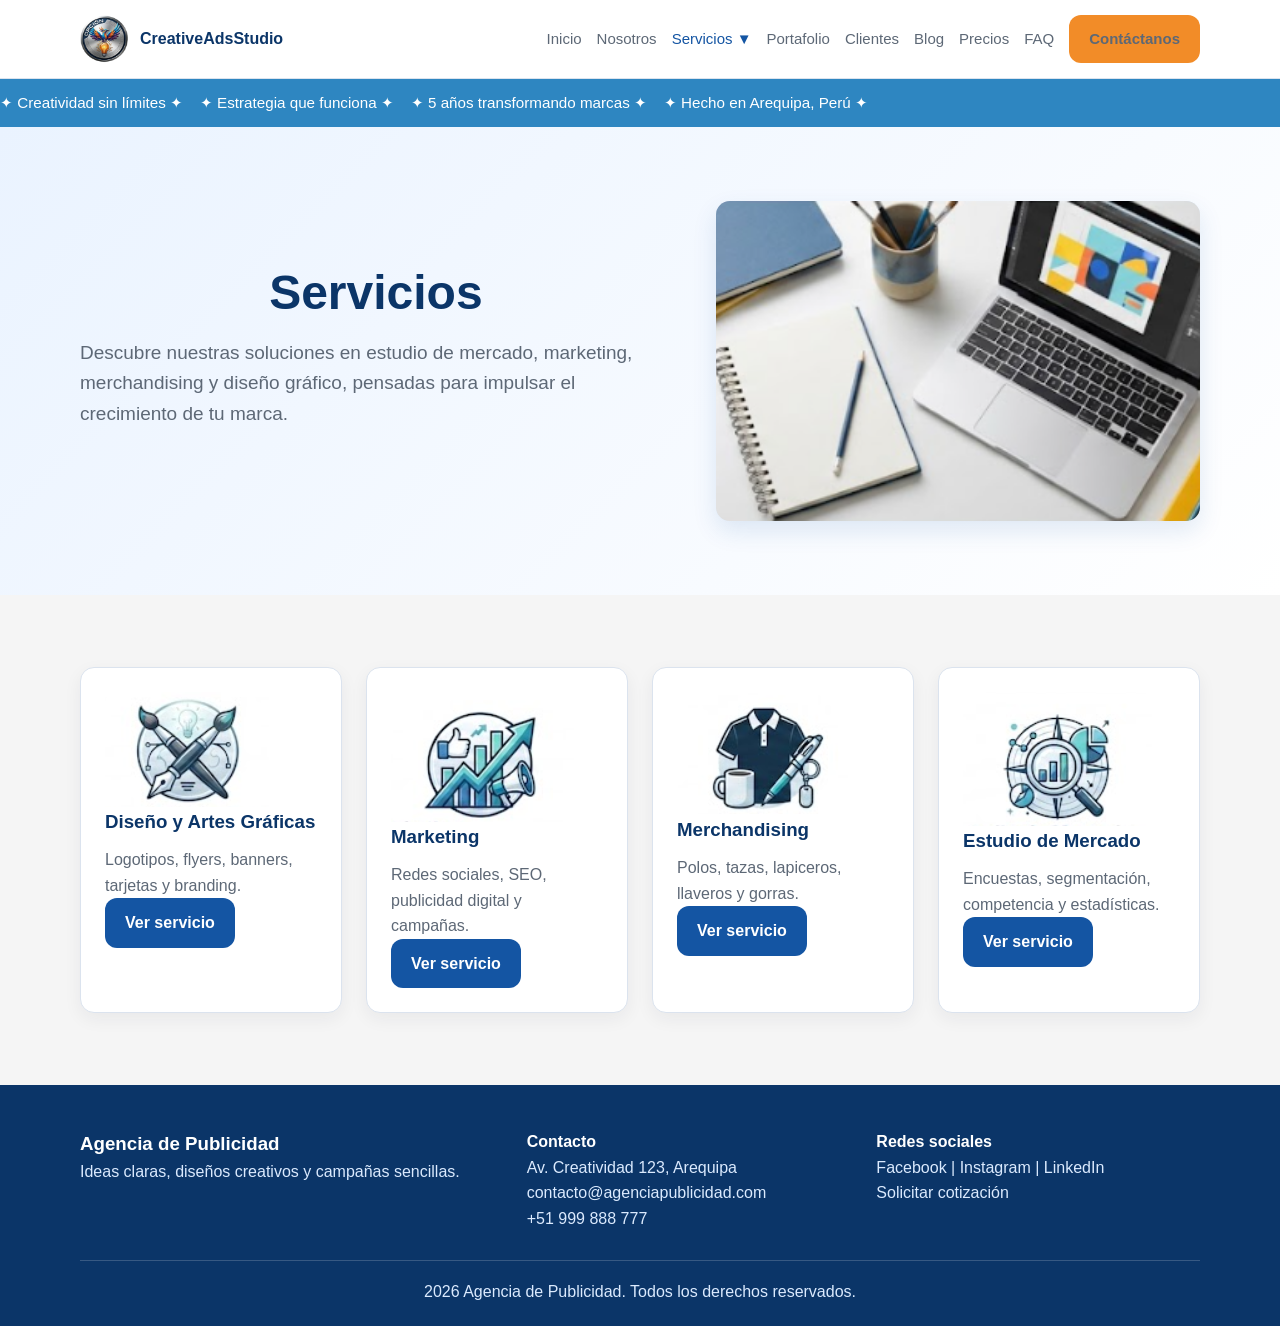
<file: servicios.html>
<!DOCTYPE html>
<html lang="es">
    <head>
        <meta charset="UTF-8">
        <meta name="viewport" content="width=device-width, initial-scale=1.0">
        <title>Servicios | Agencia de Publicidad</title>
        <link rel="stylesheet" href="css/estilos.css">
        <link rel="stylesheet" href="css/responsive.css">
    </head>

    <body>

        <!-- Header -->
        <header class="header">
            <div class="contenedor">
                <a class="marca" href="index.html">
                    <img src="img/logo/logo.png" alt="Logo">
                    <span>CreativeAdsStudio </span>
                </a>
                <button class="menu-toggle" aria-label="Abrir menu" aria-expanded="false">
                    <span class="menu-toggle-barra"></span>
                    <span class="menu-toggle-barra"></span>
                    <span class="menu-toggle-barra"></span>
                </button>
                <nav class="nav">
                    <a href="index.html">Inicio</a>
                    <a href="nosotros.html">Nosotros</a>

                    <!-- Menú desplegable de Servicios -->
                    <div class="dropdown">
                        <a href="servicios.html" class="activo dropdown-toggle">Servicios ▼</a>
                        <ul class="dropdown-menu">
                            <li><a href="diseno.html">Diseño y Artes Gráficas</a></li>
                            <li><a href="marketing.html">Marketing</a></li>
                            <li><a href="merchandising.html">Merchandising</a></li>
                            <li><a href="estudio-mercado.html">Estudio de Mercado</a></li>
                        </ul>
                    </div>

                    <a href="portafolio.html">Portafolio</a>
                    <a href="clientes.html">Clientes</a>
                    <a href="blog.html">Blog</a>
                    <a href="precios.html">Precios</a>
                    <a href="faq.html">FAQ</a>
                    <a class="btn btn-secundario" href="contacto.html">Contáctanos</a>
                </nav>
            </div>
        </header>
        
        <div class="barra-marquee">
            <div class="marquee-contenido">
                ✦ Creatividad sin límites ✦ &nbsp;&nbsp;
                ✦ Estrategia que funciona ✦ &nbsp;&nbsp;
                ✦ 5 años transformando marcas ✦ &nbsp;&nbsp;
                ✦ Hecho en Arequipa, Perú ✦
            </div>
        </div>


        <!-- Banner -->
        <section class="hero">
            <div class="contenedor hero-grid">
                <div>
                    <h1>Servicios</h1>
                    <p>
                        Descubre nuestras soluciones en estudio de mercado, marketing, merchandising y diseño gráfico, pensadas para impulsar el crecimiento de tu marca.
                    </p>
                </div>

                <div class="hero-imagen">
                    <img src="img/banners/creatividad.png" alt="Servicios">
                </div>
            </div>
        </section>

        <main>
            <section class="seccion">
                <div class="contenedor">
                    <div class="grid-4">

                        <article class="card animar">
                            <img src="img/servicios/1.png" alt="Diseño Gráfico">
                            <h3>Diseño y Artes Gráficas</h3>
                            <p>Logotipos, flyers, banners, tarjetas y branding.</p>
                            <a class="btn" href="diseno.html">Ver servicio</a>
                        </article>

                        <article class="card animar">
                            <img src="img/servicios/2.png" alt="Diseño Gráfico">
                            <h3>Marketing</h3>
                            <p>Redes sociales, SEO, publicidad digital y campañas.</p>
                            <a class="btn" href="marketing.html">Ver servicio</a>
                        </article>

                        <article class="card animar">
                            <img src="img/servicios/3.png" alt="Diseño Gráfico">
                            <h3>Merchandising</h3>
                            <p>Polos, tazas, lapiceros, llaveros y gorras.</p>
                            <a class="btn" href="merchandising.html">Ver servicio</a>
                        </article>

                        <article class="card animar">
                            <img src="img/servicios/4.png" alt="Diseño Gráfico">
                            <h3>Estudio de Mercado</h3>
                            <p>Encuestas, segmentación, competencia y estadísticas.</p>
                            <a class="btn" href="estudio-mercado.html">Ver servicio</a>
                        </article>

                    </div>
                </div>
            </section>
        </main>

        <!-- Footer -->
        <footer class="footer">
            <div class="contenedor">
                <div class="footer-grid">
                    <div>
                        <h3>Agencia de Publicidad</h3>
                        <p>Ideas claras, diseños creativos y campañas sencillas.</p>
                    </div>
                    <div>
                        <h4>Contacto</h4>
                        <p>Av. Creatividad 123, Arequipa</p>
                        <p>contacto@agenciapublicidad.com</p>
                        <p>+51 999 888 777</p>
                    </div>
                    <div>
                        <h4>Redes sociales</h4>
                        <p>Facebook | Instagram | LinkedIn</p>
                        <p><a href="cotizacion.html">Solicitar cotización</a></p>
                    </div>
                </div>
                <p class="footer-copy">2026 Agencia de Publicidad. Todos los derechos reservados.</p>
            </div>
        </footer>

        <script src="js/main.js"></script>
    </body>
</html>
</file>
<file: css/estilos.css>
:root {
    --azul: #1455a3;
    --azul-oscuro: #0b3568;
    --naranja: #f28c28;
    --blanco: #fff;
    --gris: #f3f6fa;
    --gris-texto: #5d6876;
    --texto: #1c2733;
    --borde: #dbe3ee;
    --sombra: 0 10px 25px rgba(20, 85, 163, 0.12);
    --radio: 14px;
}
* {
    box-sizing: border-box;
    margin: 0;
    padding: 0;
}
body {
    font-family: Arial, Helvetica, sans-serif;
    background: var(--gris);
    color: var(--texto);
    line-height: 1.6;
}
img {
    max-width: 100%;
    display: block;
}
a {
    text-decoration: none;
    color: inherit;
}
.contenedor {
    width: min(1120px, 92%);
    margin: auto;
}
.seccion {
    padding: 72px 0;
}
.seccion-clara {
    background: var(--blanco);
}
.titulo-seccion {
    margin-bottom: 12px;
    color: var(--azul-oscuro);
    font-size: 34px;
    text-align: center;
}
.texto-seccion {
    max-width: 720px;
    margin: 0 auto 34px;
    color: var(--gris-texto);
    text-align: center;
}
.header {
    position: sticky;
    top: 0;
    z-index: 20;
    background: var(--blanco);
    border-bottom: 1px solid var(--borde);
}
.header .contenedor {
    display: flex;
    align-items: center;
    justify-content: space-between;
    gap: 18px;
    min-height: 78px;
}
.marca {
    display: flex;
    align-items: center;
    gap: 12px;
    font-weight: 700;
    color: var(--azul-oscuro);
}
.marca img {
    width: 48px;
    height: 48px;
    object-fit: contain;
}
.menu-toggle {
    display: none;
    width: 42px;
    height: 42px;
    border: 1px solid var(--borde);
    border-radius: 10px;
    background: var(--blanco);
    color: var(--azul);
    font-size: 24px;
    cursor: pointer;
}
.nav {
    display: flex;
    align-items: center;
    gap: 15px;
    font-size: 15px;
}
.nav a {
    color: var(--gris-texto);
    transition: 0.25s;
}
.nav a:hover,
.nav a.activo {
    color: var(--azul);
}
.btn {
    display: inline-flex;
    align-items: center;
    justify-content: center;
    padding: 12px 20px;
    border: 0;
    border-radius: 12px;
    background: var(--azul);
    color: var(--blanco);
    font-weight: 700;
    cursor: pointer;
    transition: 0.25s;
}
.btn:hover {
    transform: translateY(-2px);
    background: var(--azul-oscuro);
    box-shadow: var(--sombra);
}
.btn-secundario {
    background: var(--naranja);
}
.hero {
    background: linear-gradient(135deg, #eaf3ff, #fff);
    padding: 74px 0;
}
.hero-grid {
    display: grid;
    grid-template-columns: 1.1fr 0.9fr;
    align-items: center;
    gap: 44px;
}
.hero h1 {
    color: var(--azul-oscuro);
    font-size: 48px;
    line-height: 1.1;
    margin-bottom: 18px;
}
.hero p {
    color: var(--gris-texto);
    font-size: 19px;
    margin-bottom: 26px;
}
.hero-imagen,
.banner-imagen {
    min-height: 320px;
    border-radius: var(--radio);
    overflow: hidden;
    background: #dfeaf7;
    box-shadow: var(--sombra);
}
.hero-imagen img,
.banner-imagen img {
    width: 100%;
    height: 100%;
    min-height: 320px;
    object-fit: cover;
}
.grid-2,
.grid-3,
.grid-4 {
    display: grid;
    gap: 24px;
}
.grid-2 {
    grid-template-columns: repeat(2, 1fr);
}
.grid-3 {
    grid-template-columns: repeat(3, 1fr);
}
.grid-4 {
    grid-template-columns: repeat(4, 1fr);
}
.card {
    background: var(--blanco);
    border: 1px solid var(--borde);
    border-radius: var(--radio);
    padding: 24px;
    box-shadow: 0 6px 18px rgba(28, 39, 51, 0.06);
    transition: 0.25s;
}
.card:hover {
    transform: translateY(-5px);
    box-shadow: var(--sombra);
}
.card h3 {
    margin-bottom: 10px;
    color: var(--azul-oscuro);
}
.card p,
.card li {
    color: var(--gris-texto);
}
.icono {
    display: inline-flex;
    align-items: center;
    justify-content: center;
    width: 48px;
    height: 48px;
    margin-bottom: 14px;
    border-radius: 12px;
    background: #eaf3ff;
    color: var(--azul);
    font-weight: 700;
}
.pagina-banner {
    padding: 64px 0;
    background: linear-gradient(135deg, var(--azul), var(--azul-oscuro));
    color: var(--blanco);
}
.pagina-banner h1 {
    font-size: 42px;
    margin-bottom: 10px;
}
.pagina-banner p {
    max-width: 760px;
    color: #dbeafe;
}
.lista-check {
    display: grid;
    gap: 14px;
    margin-top: 22px;
}
.lista-check li {
    list-style: none;
    padding: 14px 16px;
    border-left: 4px solid var(--naranja);
    border-radius: 10px;
    background: var(--blanco);
    box-shadow: 0 5px 14px rgba(28, 39, 51, 0.05);
}
.galeria {
    display: grid;
    grid-template-columns: repeat(3, 1fr);
    gap: 22px;
}
.item-galeria {
    overflow: hidden;
    padding: 0;
}
.item-galeria img {
    width: 100%;
    height: 190px;
    object-fit: cover;
    background: #dfeaf7;
}
.contenido-card {
    padding: 20px;
}
.logo-cliente {
    display: grid;
    place-items: center;
    min-height: 120px;
    font-size: 24px;
    font-weight: 700;
    color: var(--azul);
}
.tabla-contenedor {
    overflow-x: auto;
    border-radius: var(--radio);
    box-shadow: var(--sombra);
}
table {
    width: 100%;
    border-collapse: collapse;
    min-width: 680px;
    background: var(--blanco);
}
th,
td {
    padding: 16px;
    border-bottom: 1px solid var(--borde);
    text-align: left;
}
th {
    background: var(--azul);
    color: var(--blanco);
}
.precio {
    color: var(--naranja);
    font-size: 32px;
    font-weight: 700;
}
.faq-item {
    margin-bottom: 14px;
    border: 1px solid var(--borde);
    border-radius: var(--radio);
    background: var(--blanco);
    overflow: hidden;
}
.faq-pregunta {
    width: 100%;
    padding: 18px 20px;
    border: 0;
    background: var(--blanco);
    color: var(--azul-oscuro);
    font-size: 17px;
    font-weight: 700;
    text-align: left;
    cursor: pointer;
}
.faq-respuesta {
    display: none;
    padding: 0 20px 20px;
    color: var(--gris-texto);
}
.faq-item.abierto .faq-respuesta {
    display: block;
}
.formulario {
    display: grid;
    gap: 16px;
    max-width: 760px;
    margin: 0 auto;
    padding: 28px;
    border-radius: var(--radio);
    background: var(--blanco);
    box-shadow: var(--sombra);
}
.campo {
    display: grid;
    gap: 7px;
}
.campo label {
    color: var(--azul-oscuro);
    font-weight: 700;
}
.campo input,
.campo textarea,
.campo select {
    width: 100%;
    padding: 13px 14px;
    border: 1px solid var(--borde);
    border-radius: 10px;
    font: inherit;
}
.campo textarea {
    min-height: 130px;
    resize: vertical;
}
.mensaje-formulario,
.resultado-cotizacion {
    padding: 14px;
    border-radius: 10px;
    background: #eaf3ff;
    color: var(--azul-oscuro);
    font-weight: 700;
}
.error {
    background: #fff1f1;
    color: #b42318;
}
.footer {
    padding: 44px 0 22px;
    background: var(--azul-oscuro);
    color: var(--blanco);
}
.footer-grid {
    display: grid;
    grid-template-columns: 1.3fr 1fr 1fr;
    gap: 26px;
    margin-bottom: 28px;
}
.footer p,
.footer a {
    color: #dbeafe;
}
.footer-copy {
    padding-top: 18px;
    border-top: 1px solid rgba(255, 255, 255, 0.18);
    text-align: center;
    color: #dbeafe;
}
.animar {
    opacity: 0;
    transform: translateY(16px);
    transition: 0.6s;
}
.animar.visible {
    opacity: 1;
    transform: translateY(0);
}

/* Estilos para el dropdown */
.dropdown {
    position: relative;
    display: inline-block;
}

.dropdown-menu {
    display: none;
    position: absolute;
    top: 100%;
    left: 0;
    background: #ffffff;
    min-width: 220px;
    box-shadow: 0 10px 25px rgba(20, 85, 163, 0.12);
    border-radius: 14px;
    padding: 8px 0;
    list-style: none;
    z-index: 1000;
    border: 1px solid #dbe3ee;
}

.dropdown-menu li {
    padding: 0;
    list-style: none;
}

.dropdown-menu li a {
    display: block;
    padding: 10px 20px;
    color: #5d6876;
    text-decoration: none;
    transition: 0.25s;
    font-size: 14px;
}

.dropdown-menu li a:hover {
    background: #f3f6fa;
    color: #1455a3;
}

/* Mostrar dropdown al hacer hover en desktop */
.dropdown:hover .dropdown-menu {
    display: block;
}

/* Mostrar dropdown al hacer click en móvil */
.dropdown-menu.show {
    display: block !important;
}

/* Para móvil */
@media (max-width: 768px) {
    .dropdown {
        display: block;
        width: 100%;
    }

    .dropdown-menu {
        position: static;
        box-shadow: none;
        border-radius: 0;
        border: none;
        padding-left: 20px;
        display: none;
        background: transparent;
    }

    .dropdown-menu li a {
        padding: 8px 20px;
        font-size: 14px;
    }
}
/* ===== CLIENTES ===== */
.logo-clientes {
    text-align: center;
    padding: 30px 20px;
    min-height: 200px;
    display: flex;
    flex-direction: column;
    align-items: center;
    justify-content: center;
}

.logo-clientes img {
    width: 100%;
    max-width: 140px;
    height: 130px;
    object-fit: contain;
    margin: 0 auto 12px;
    display: block;
}

.logo-clientes .nombre {
    font-size: 20px;
    font-weight: 700;
    color: var(--azul);
    display: block;
}

.logo-clientes .subtitulo {
    font-size: 13px;
    color: var(--gris-texto);
}

/* Opiniones */
.opinion-card {
    text-align: center;
    padding: 30px 20px;
}

.opinion-card .avatar {
    width: 60px;
    height: 60px;
    border-radius: 50%;
    object-fit: cover;
    margin: 0 auto 12px;
    display: block;
}

.opinion-card .texto {
    font-style: italic;
    color: var(--gris-texto);
}

.opinion-card .estrellas {
    margin-top: 12px;
    color: var(--naranja);
    font-size: 20px;
}

/* Estadísticas */
.stat-card {
    text-align: center;
    padding: 30px 20px;
}

.stat-card .numero {
    font-size: 48px;
    font-weight: 700;
    color: var(--azul);
    display: block;
}

.stat-card .descripcion {
    color: var(--gris-texto);
    margin-top: 6px;
}
/* ===== VIDEO ===== */
.video-container {
    max-width: 1000px;
    margin: 0 auto;
    border-radius: var(--radio);
    overflow: hidden;
    box-shadow: var(--sombra);
    background: #000;
}

.video-container video {
    width: 100%;
    height: auto;
    display: block;
    aspect-ratio: 16/9;
}
/* ===== VIDEO ===== */
.video-container {
    max-width: 1000px;
    margin: 0 auto;
    border-radius: var(--radio);
    overflow: hidden;
    box-shadow: var(--sombra);
    background: #000;
}

.video-container video {
    width: 100%;
    height: auto;
    display: block;
    aspect-ratio: 16/9;
}

.mapa iframe {
    display: block;
    width: 50%;
    height: 450px;
    border: none;
    margin: 0 auto; /* Centra horizontalmente */
}





body{
    font-family: Arial;
    background:#f5f5f5;
}

h1{
    text-align:center;
}

.contenedor2{
    width:600px;
    margin:auto;
    background:white;
    padding:20px;
    border-radius:10px;
}

.servicio{
    margin-bottom:15px;
}

input[type="number"]{
    width:70px;
}

button{
    padding:10px 20px;
    margin:10px;
    cursor:pointer;
}

#resultado{
    background:#eeeeee;
    padding:15px;
    margin-top:20px;
    font-size:18px;
}

.barra-marquee {
    background-color: #2e86c1;
    color: white;
    padding: 0.7rem 0;
    overflow: hidden;
    white-space: nowrap;
}

.marquee-contenido {
    display: inline-block;
    animation: marquee 20s linear infinite;
    font-size: 0.95rem;
}

@keyframes marquee {
    0% {
        transform: translateX(0);
    }
    100% {
        transform: translateX(-50%);
    }
}
</file>
<file: css/responsive.css>
/* =========================================
   MEDIA QUERIES (Diseño Responsivo)
   ========================================= */

/* Tablet y dispositivos medianos (hasta 980px) */
@media (max-width: 980px) {
    .menu-toggle {
        display: inline-flex;
        flex-direction: column;
        justify-content: center;
        align-items: center;
        gap: 5px;
        width: 40px;
        height: 40px;
        background: none;
        border: none;
        cursor: pointer;
        padding: 0;
    }

    /* Las 3 barras del ícono hamburguesa */
    .menu-toggle-barra {
        display: block;
        width: 26px;
        height: 3px;
        border-radius: 2px;
        background: var(--texto, #1a1a1a);
        transition: transform 0.3s ease, opacity 0.3s ease;
    }

    /* Animación a "X" cuando el menú está abierto */
    .menu-toggle.activo .menu-toggle-barra:nth-child(1) {
        transform: translateY(8px) rotate(45deg);
    }
    .menu-toggle.activo .menu-toggle-barra:nth-child(2) {
        opacity: 0;
    }
    .menu-toggle.activo .menu-toggle-barra:nth-child(3) {
        transform: translateY(-8px) rotate(-45deg);
    }

    .nav {
        position: absolute;
        top: 78px;
        left: 0;
        right: 0;
        display: flex;
        flex-direction: column;
        align-items: stretch;
        gap: 0;
        padding: 0 4%;
        max-height: 0;
        overflow: hidden;
        opacity: 0;
        background: var(--blanco);
        border-bottom: 1px solid var(--borde);
        box-shadow: var(--sombra);
        transition: max-height 0.35s ease, opacity 0.25s ease, padding 0.35s ease;
    }

    .nav.abierto {
        max-height: 600px;
        opacity: 1;
        padding: 14px 4%;
    }

    .nav a { padding: 11px 0; }
    .nav .btn { margin-top: 8px; }

    /* Submenú desplegable "Servicios" en móvil */
    .dropdown { display: flex; flex-direction: column; }
    .dropdown-menu {
        position: static;
        display: none;
        box-shadow: none;
        padding-left: 14px;
        background: transparent;
    }
    .dropdown-menu.show { display: flex; flex-direction: column; }
    .dropdown-menu li a { padding: 9px 0; }

    /* Ajustes de columnas */
    .hero-grid, 
    .grid-2, 
    .grid-3, 
    .grid-4, 
    .footer-grid {
        grid-template-columns: 1fr 1fr;
    }

    .hero h1 { font-size: 40px; }
}

/* Dispositivos móviles (hasta 720px) */
@media (max-width: 720px) {
    .seccion { padding: 52px 0; }
    .hero { padding: 54px 0; }

    /* Forzar una sola columna */
    .hero-grid, 
    .grid-2, 
    .grid-3, 
    .grid-4, 
    .galeria, 
    .footer-grid {
        grid-template-columns: 1fr;
    }

    .hero h1, .pagina-banner h1 { font-size: 34px; }
    .titulo-seccion { font-size: 29px; }
    .marca span { max-width: 160px; line-height: 1.2; }
    .formulario { padding: 22px; }
}

/* Dispositivos muy pequeños (hasta 430px) */
@media (max-width: 430px) {
    .header .contenedor { min-height: 72px; }
    .marca img { width: 42px; height: 42px; }
    .nav { top: 72px; }

    .hero h1, .pagina-banner h1 { font-size: 30px; }
    .btn { width: 100%; }
}
</file>
